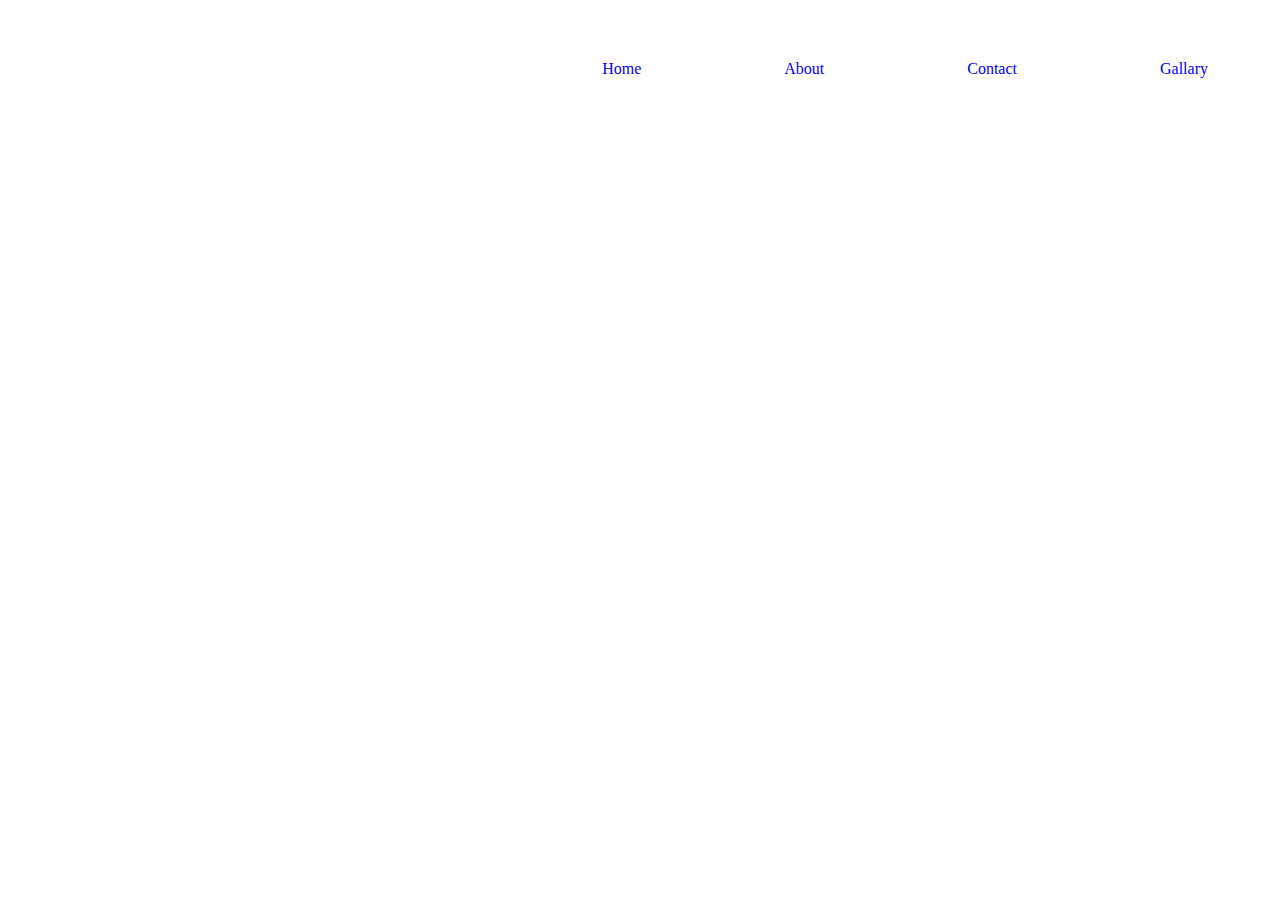
<file: Site 2024/navbar/index.html>
<!DOCTYPE html>
<html lang="en">
<head>
    <meta charset="UTF-8">
    <meta name="viewport" content="width=device-width, initial-scale=1.0">
    <title>navbar</title>
    <link rel="stylesheet" href="style.css">
</head>
<body>
    <div class="container">
        <ul>
            <li><a href="#">Home</a></li>
            <li><a href="#">About</a></li>
            <li><a href="#">Contact</a></li>
            <li><a href="#">Gallary</a></li>
        </ul>
    </div>
</body>
</html>
</file>
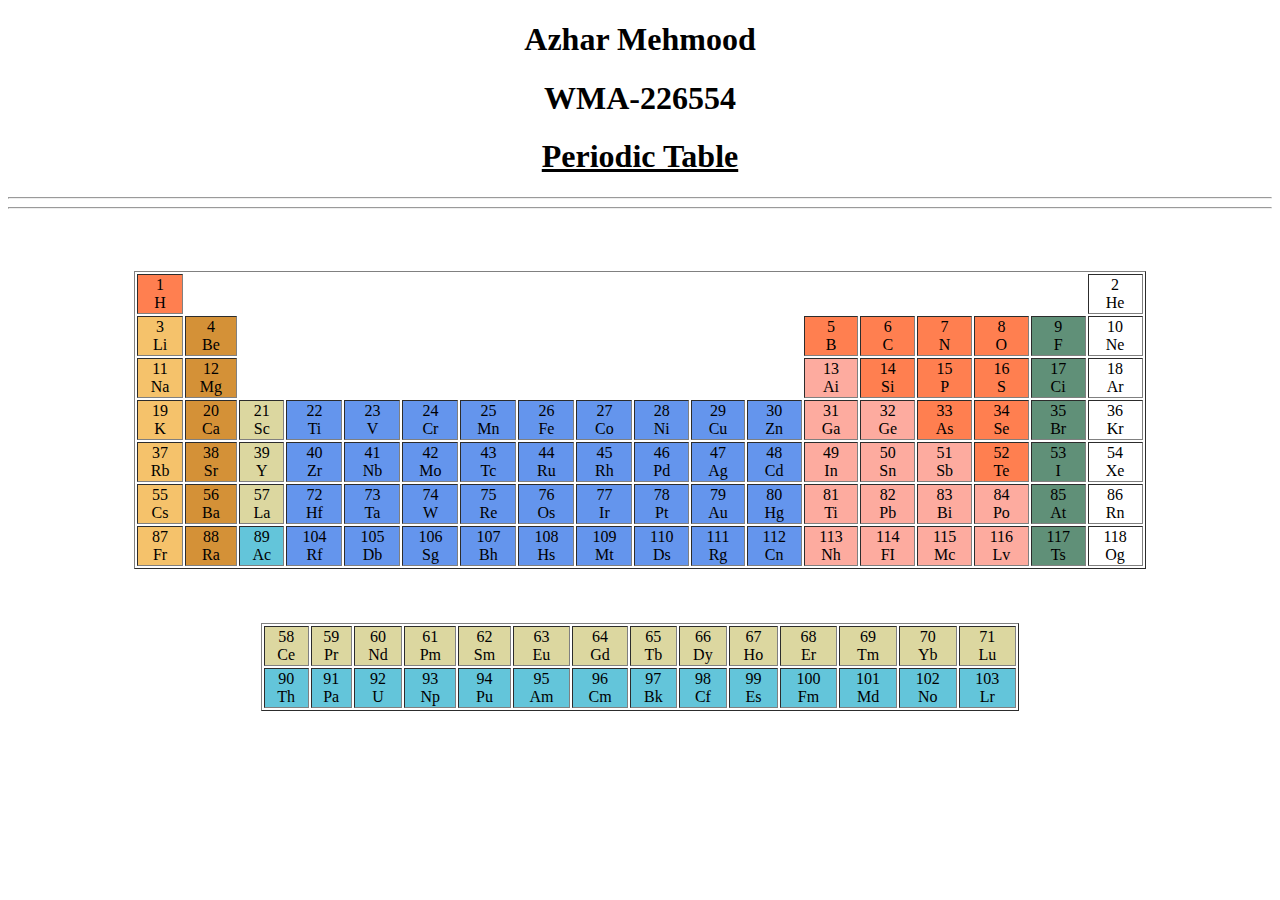
<file: Site 2024/periodic table/index.html>
<!DOCTYPE html>
<html lang="en">

<head>
    <meta charset="UTF-8">
    <meta name="viewport" content="width=device-width, initial-scale=1.0">
    <title>Periodic Table</title>
</head>

<body>
    <h1 align="center">Azhar Mehmood</h1>
    <h1 align="center">WMA-226554</h1>
    <h1 align="center"><u> Periodic Table</u></h1>
    <hr> <hr><br><br><br>
   
   <!-- Start Table -->

   <table  border="1" width="80%" align="center" >
        
        <tr align="center">
            <td bgcolor=" #FF7F50">1<br>H</td>
            <td style="empty-cells: hide;" colspan="16"></td>
            <td>2<br>He</td>
        
    
        </tr>

        <tr align="center">
            <td bgcolor="#f5c26b">3<br>Li</td>
            <td bgcolor="#d49137">4<br>Be</td>
            <td style="empty-cells: hide;" colspan="10"></td>
            
            <td bgcolor=" #FF7F50">5<br>B</td>
            <td bgcolor=" #FF7F50">6<br>C</td>
            <td bgcolor=" #FF7F50">7<br>N</td>
            <td bgcolor=" #FF7F50">8<br>O</td>
            <td bgcolor="#609078">9<br>F</td>
            <td>10<br>Ne</td>
           
        </tr>

        <tr align="center">
            <td bgcolor="#f5c26b">11<br>Na</td>
            <td bgcolor="#d49137" >12<br>Mg</td>
            <td style="empty-cells: hide;" colspan="10"></td>
            <td bgcolor="#FDAB9F">13<br>Ai</td>
            <td bgcolor=" #FF7F50">14<br>Si</td>
            <td bgcolor=" #FF7F50">15<br>P</td>
            <td bgcolor=" #FF7F50">16<br>S</td>
            <td bgcolor="#609078">17<br>Ci</td>
            <td>18<br>Ar</td>
           
        </tr>

        <tr align="center">
            <td bgcolor="#f5c26b">19<br>K</td>
            <td bgcolor="#d49137">20<br>Ca</td>
            <td bgcolor=" #DCD7A0">21<br>Sc</td>
            <td bgcolor="#6495ED">22<br>Ti</td>
            <td bgcolor="#6495ED">23<br>V</td>
            <td bgcolor="#6495ED">24<br>Cr</td>
            <td bgcolor="#6495ED">25<br>Mn</td>
            <td bgcolor="#6495ED">26<br>Fe</td>
            <td bgcolor="#6495ED">27<br>Co</td>
            <td bgcolor="#6495ED">28<br>Ni</td>
            <td bgcolor="#6495ED">29<br>Cu</td>
            <td bgcolor="#6495ED">30<br>Zn</td>
            <td bgcolor="#FDAB9F">31<br>Ga</td>
            <td bgcolor="#FDAB9F">32<br>Ge</td>
            <td bgcolor=" #FF7F50">33<br>As</td>
            <td bgcolor=" #FF7F50">34<br>Se</td>
            <td bgcolor="#609078">35<br>Br</td>
            <td>36<br>Kr</td>
           
        </tr>

        <tr align="center">
            <td bgcolor="#f5c26b">37<br>Rb</td>
            <td bgcolor="#d49137">38<br>Sr</td>
            <td bgcolor=" #DCD7A0">39<br>Y</td>
            <td bgcolor="#6495ED">40<br>Zr</td>
            <td bgcolor="#6495ED">41<br>Nb</td>
            <td bgcolor="#6495ED">42<br>Mo</td>
            <td bgcolor="#6495ED">43<br>Tc</td>
            <td bgcolor="#6495ED">44<br>Ru</td>
            <td bgcolor="#6495ED">45<br>Rh</td>
            <td bgcolor="#6495ED">46<br>Pd</td>
            <td bgcolor="#6495ED">47<br>Ag</td>
            <td bgcolor="#6495ED">48<br>Cd</td>
            <td bgcolor="#FDAB9F">49<br>In</td>
            <td bgcolor="#FDAB9F">50<br>Sn</td>
            <td bgcolor="#FDAB9F">51<br>Sb</td>
            <td bgcolor=" #FF7F50">52<br>Te</td>
            <td bgcolor="#609078">53<br>I</td>
            <td>54<br>Xe</td>
           
        </tr>

        <tr align="center">
            <td bgcolor="#f5c26b">55<br>Cs</td>
            <td bgcolor="#d49137">56<br>Ba</td>
            <td bgcolor=" #DCD7A0">57<br>La</td>
            <td bgcolor="#6495ED">72<br>Hf</td>
            <td bgcolor="#6495ED">73<br>Ta</td>
            <td bgcolor="#6495ED">74<br>W</td>
            <td bgcolor="#6495ED">75<br>Re</td>
            <td bgcolor="#6495ED">76<br>Os</td>
            <td bgcolor="#6495ED">77<br>Ir</td>
            <td bgcolor="#6495ED">78<br>Pt</td>
            <td bgcolor="#6495ED">79<br>Au</td>
            <td bgcolor="#6495ED"> 80<br>Hg</td>
            <td bgcolor="#FDAB9F">81<br>Ti</td>
            <td bgcolor="#FDAB9F">82<br>Pb</td>
            <td bgcolor="#FDAB9F">83<br>Bi</td>
            <td bgcolor="#FDAB9F">84<br>Po</td>
            <td bgcolor="#609078">85<br>At</td>
            <td>86<br>Rn</td>
           
        </tr>

      
        <tr align="center" >
            <td bgcolor="#f5c26b" >87<br>Fr</td>
            <td bgcolor="#d49137">88<br>Ra</td>
            <td bgcolor=" #63C5DA">89<br>Ac</td>
            <td bgcolor="#6495ED">104<br>Rf</td>
            <td bgcolor="#6495ED">105<br>Db</td>
            <td bgcolor="#6495ED">106<br>Sg</td>
            <td bgcolor="#6495ED">107<br>Bh</td>
            <td bgcolor="#6495ED">108<br>Hs</td>
            <td bgcolor="#6495ED">109<br>Mt</td>
            <td bgcolor="#6495ED">110<br>Ds</td>
            <td bgcolor="#6495ED">111<br>Rg</td>
            <td bgcolor="#6495ED">112<br>Cn</td>
            <td bgcolor="#FDAB9F">113<br>Nh</td>
            <td bgcolor="#FDAB9F">114<br>FI</td>
            <td bgcolor="#FDAB9F">115<br>Mc</td>
            <td bgcolor="#FDAB9F">116<br>Lv</td>
            <td bgcolor="#609078">117<br>Ts</td>
            <td>118<br>Og</td>
           
        </tr> 

</table><br><br><br>


<table border="" align="center" width="60%">
        <tr align="center" >
            <td bgcolor=" #DCD7A0" >58<br>Ce</td>
            <td bgcolor=" #DCD7A0">59<br>Pr</td>
            <td bgcolor=" #DCD7A0">60<br>Nd</td>
            <td bgcolor=" #DCD7A0">61<br>Pm</td>
            <td bgcolor=" #DCD7A0">62<br>Sm</td>
            <td bgcolor="#DCD7A0">63<br>Eu</td>
            <td bgcolor="#DCD7A0">64<br>Gd</td>
            <td bgcolor="#DCD7A0">65<br>Tb</td>
            <td bgcolor="#DCD7A0">66<br>Dy</td>
            <td bgcolor="#DCD7A0">67<br>Ho</td>
            <td bgcolor="#DCD7A0">68<br>Er</td>
            <td bgcolor="#DCD7A0">69<br>Tm</td>
            <td bgcolor="#DCD7A0">70<br>Yb</td>
            <td bgcolor="#DCD7A0">71<br>Lu</td>
          </tr>

          <tr align="center" >
            <td bgcolor="#63C5DA" >90<br>Th</td>
            <td bgcolor="#63C5DA">91<br>Pa</td>
            <td bgcolor=" #63C5DA">92<br>U</td>
            <td bgcolor="#63C5DA">93<br>Np</td>
            <td bgcolor="#63C5DA">94<br>Pu</td>
            <td bgcolor="#63C5DA">95<br>Am</td>
            <td bgcolor="#63C5DA">96<br>Cm</td>
            <td bgcolor="#63C5DA">97<br>Bk</td>
            <td bgcolor="#63C5DA">98<br>Cf</td>
            <td bgcolor="#63C5DA">99<br>Es</td>
            <td bgcolor="#63C5DA">100<br>Fm</td>
            <td bgcolor="#63C5DA">101<br>Md</td>
            <td bgcolor="#63C5DA">102<br>No</td>
            <td bgcolor="#63C5DA">103<br>Lr</td>
          </tr>


    </table>
    
</body>

</html>
</file>
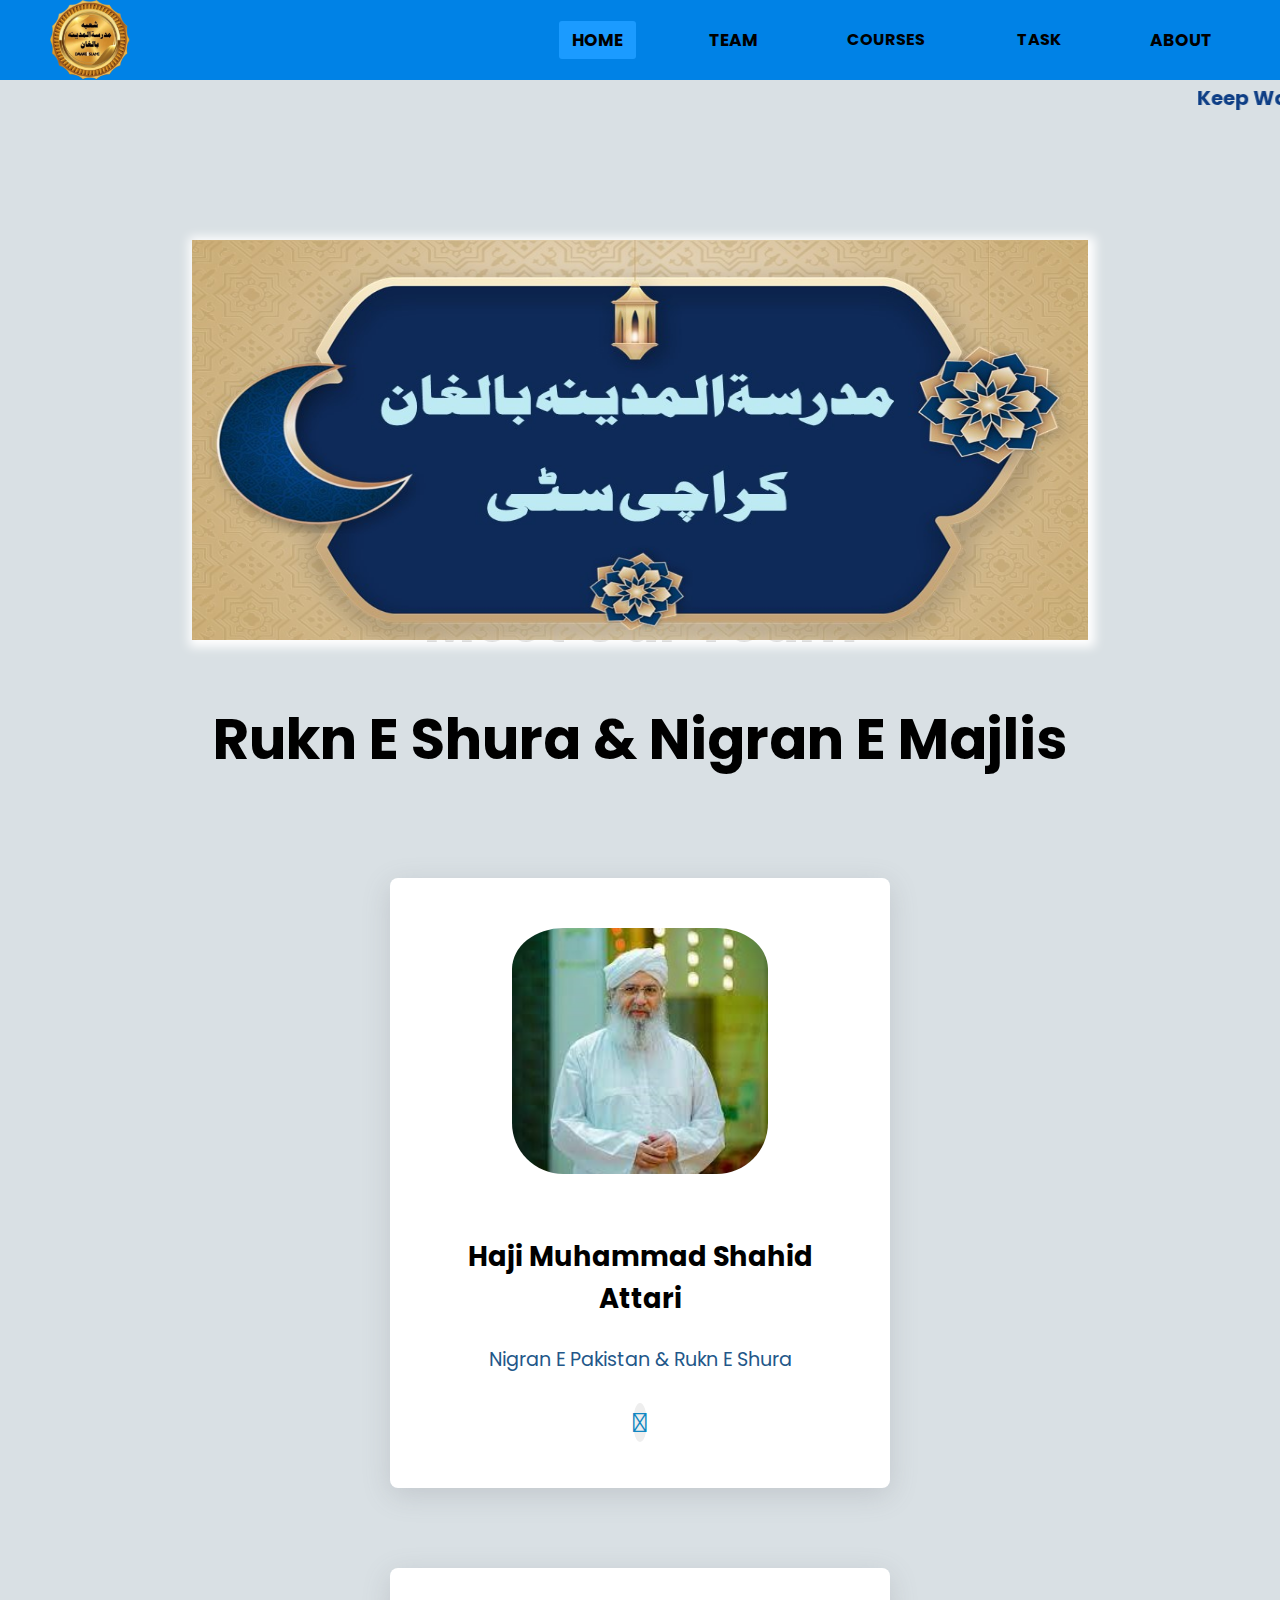
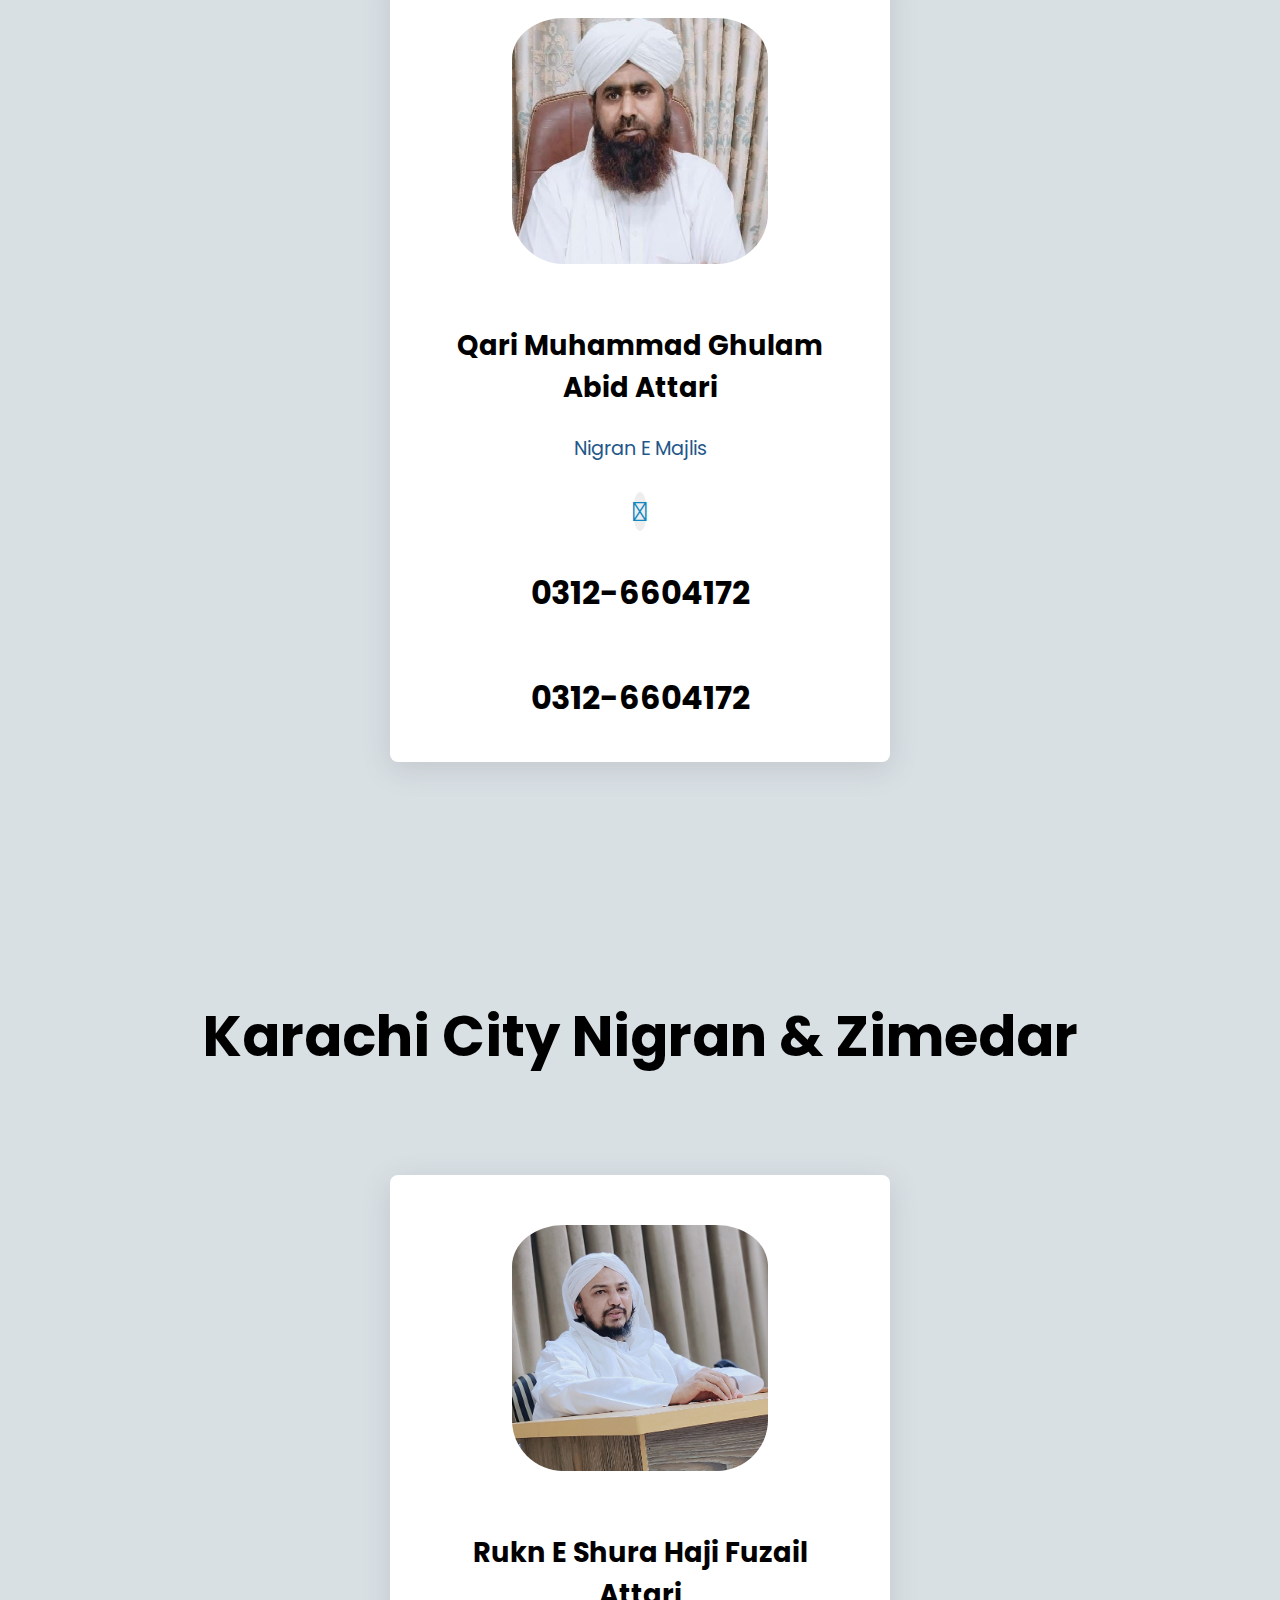
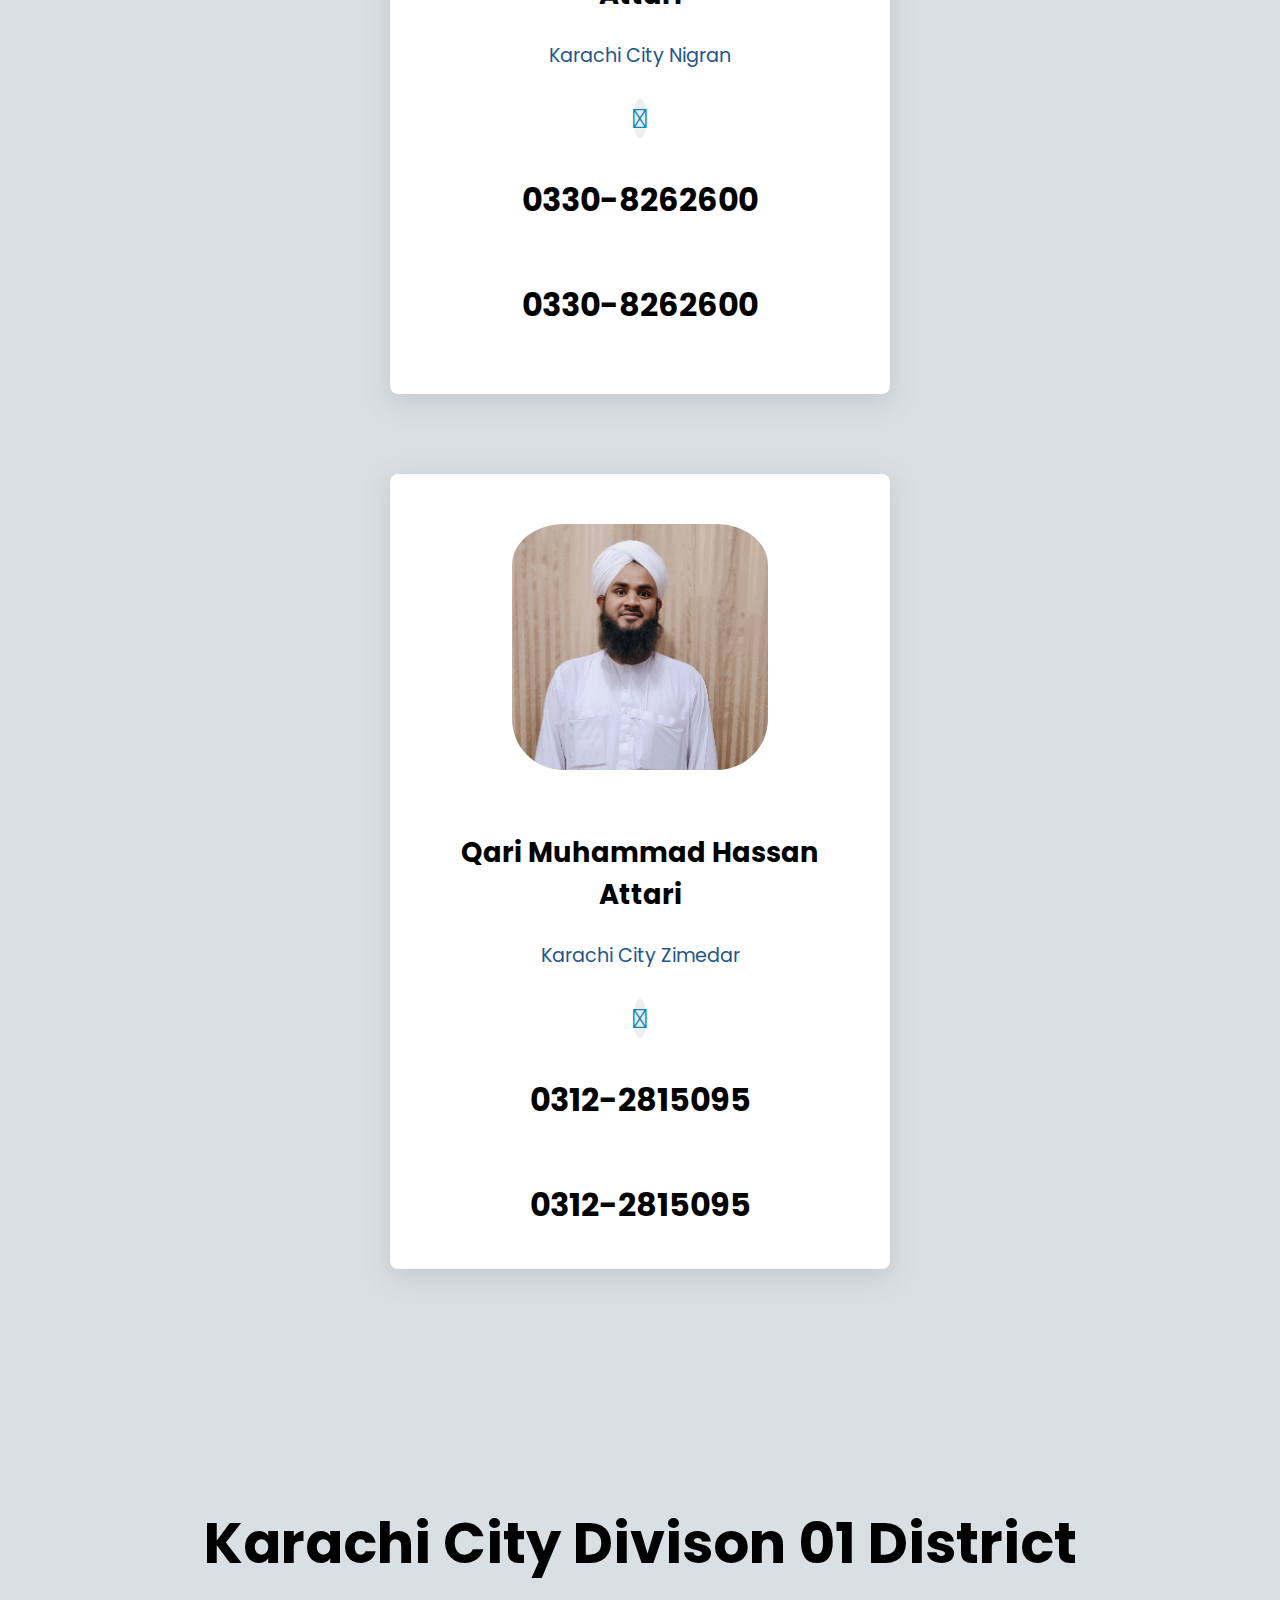
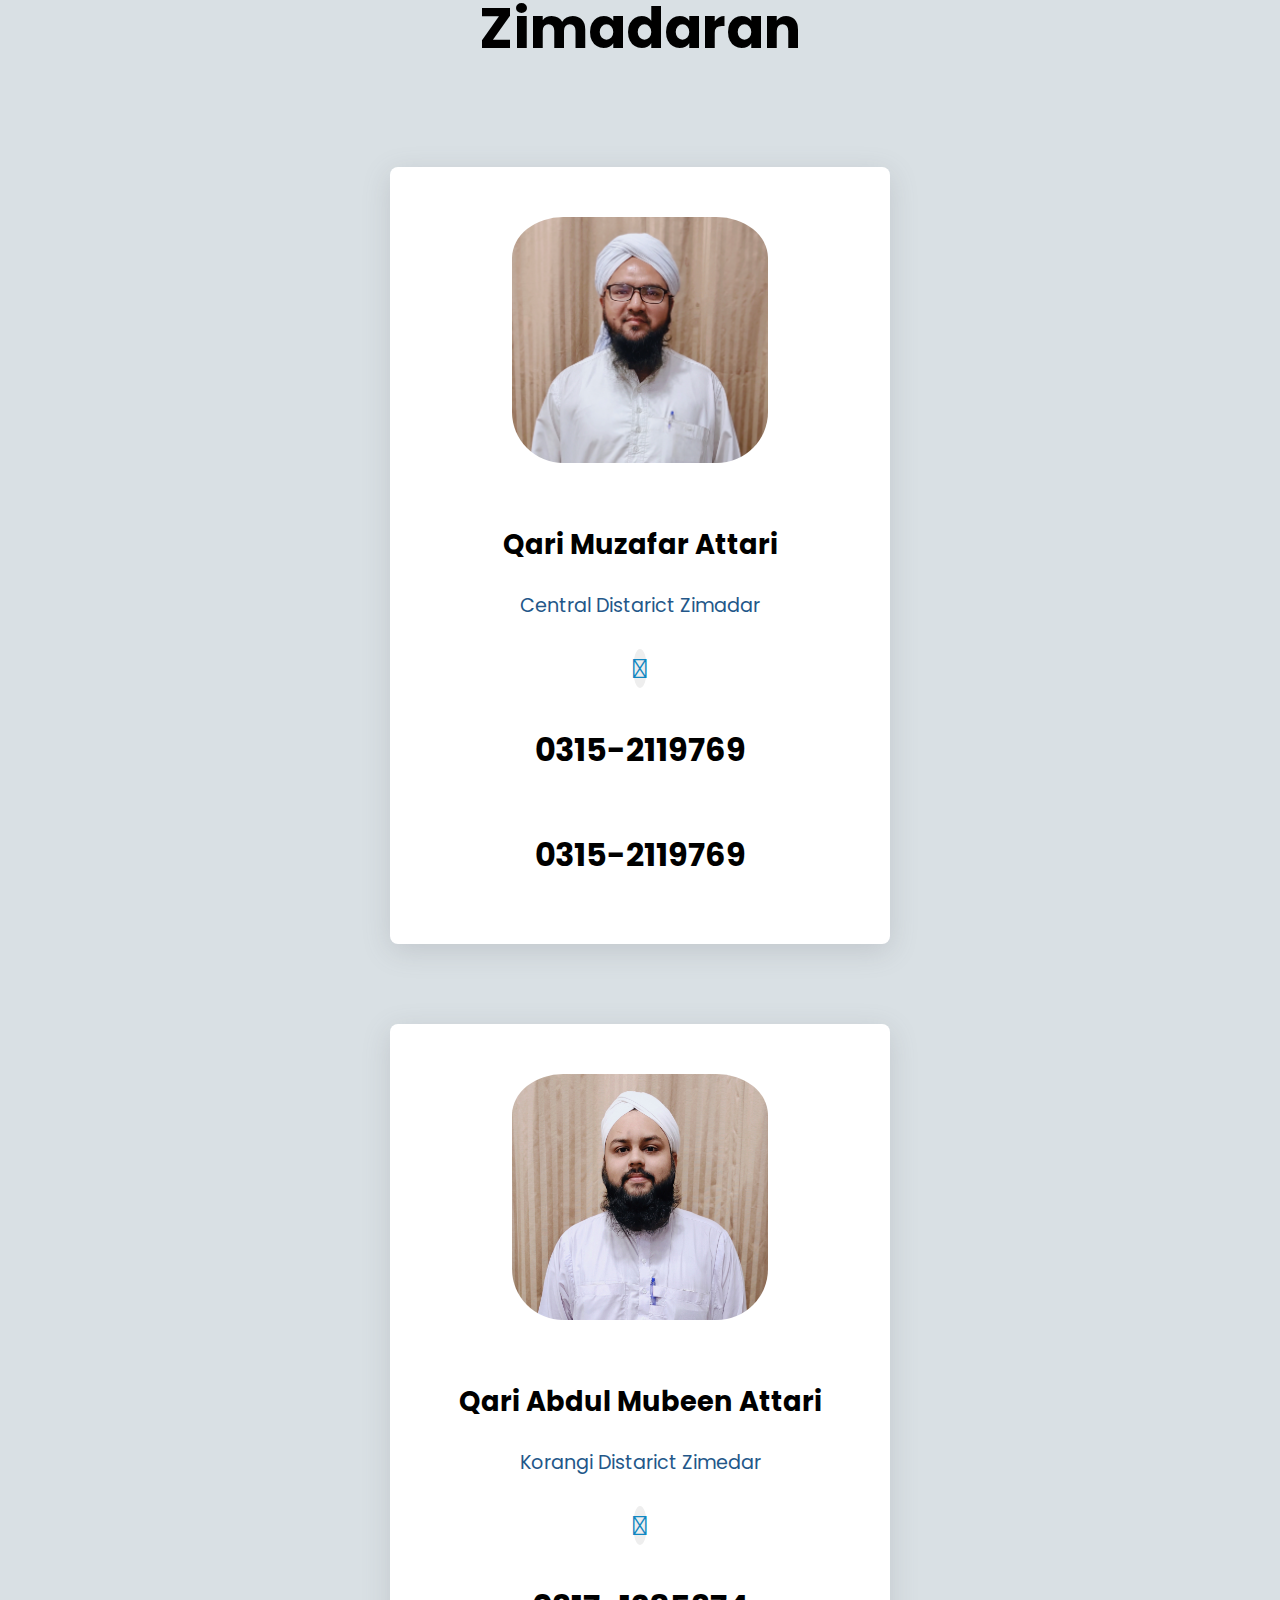
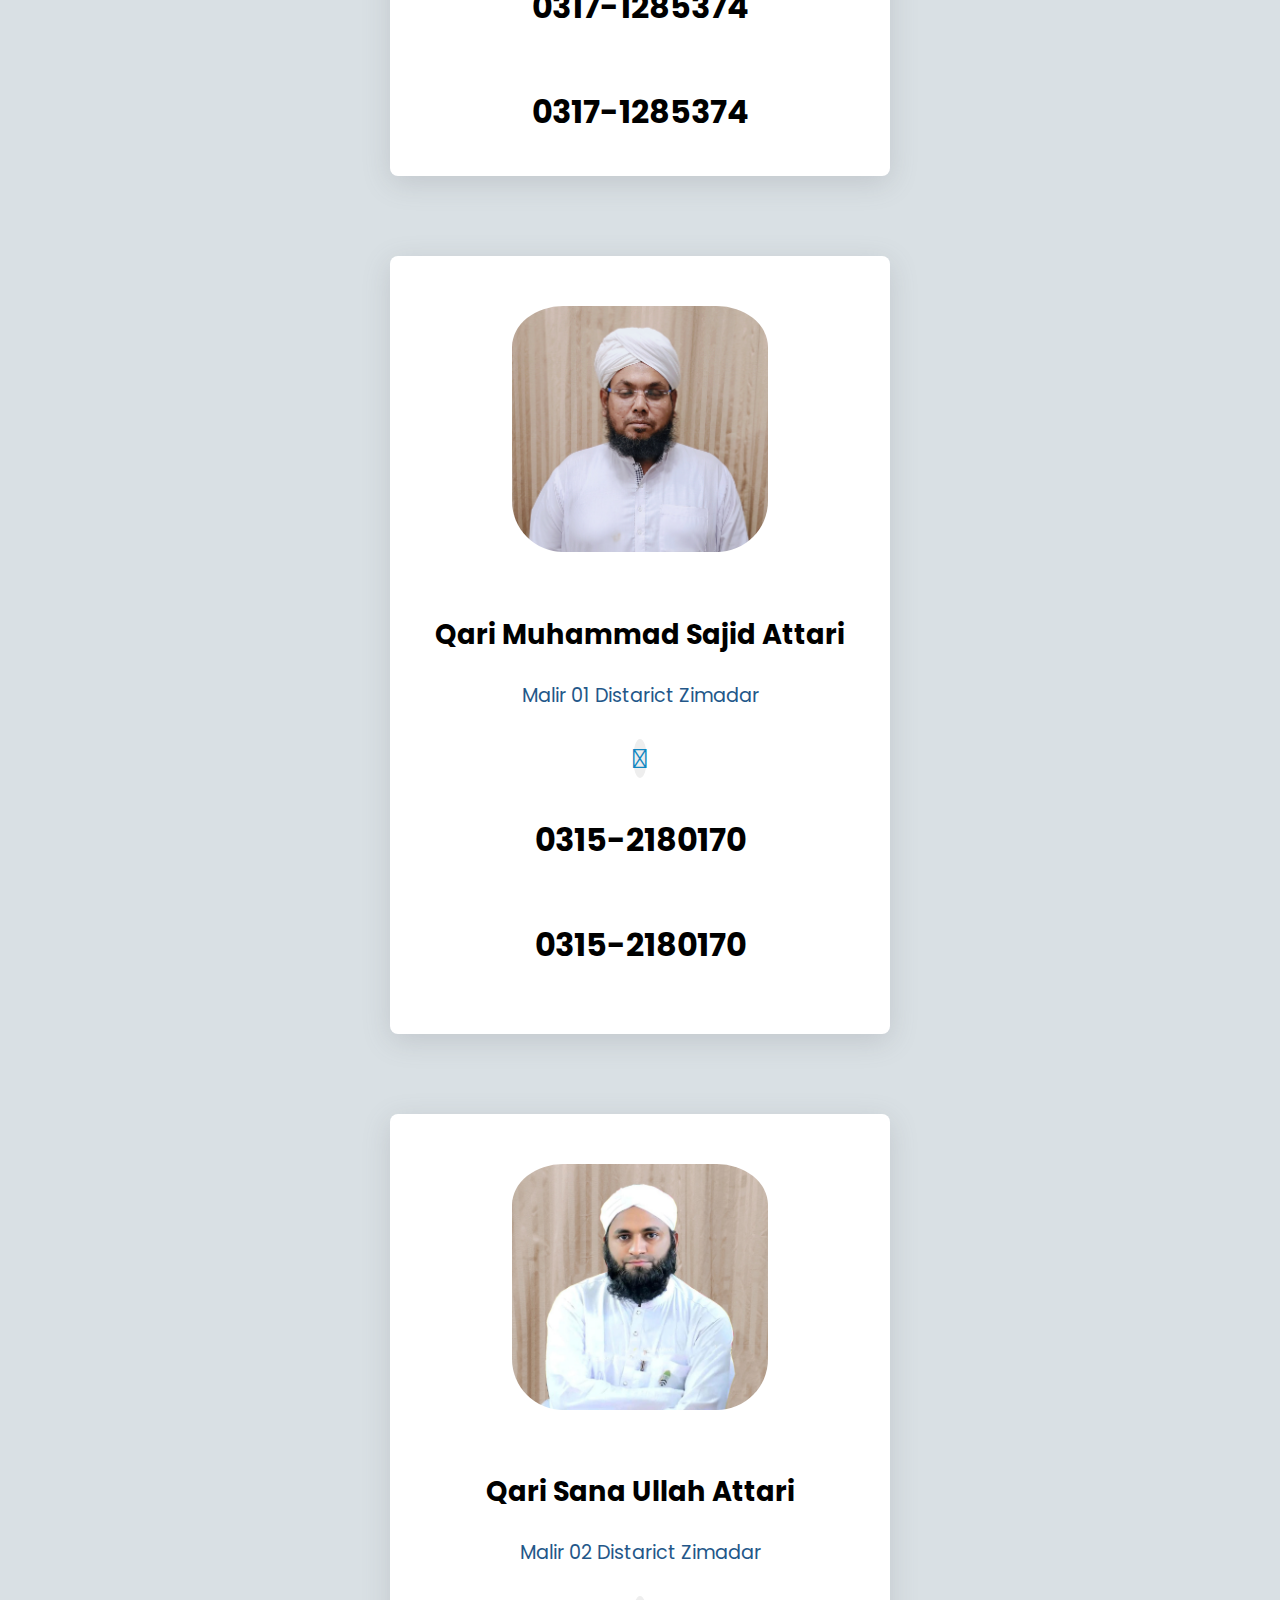
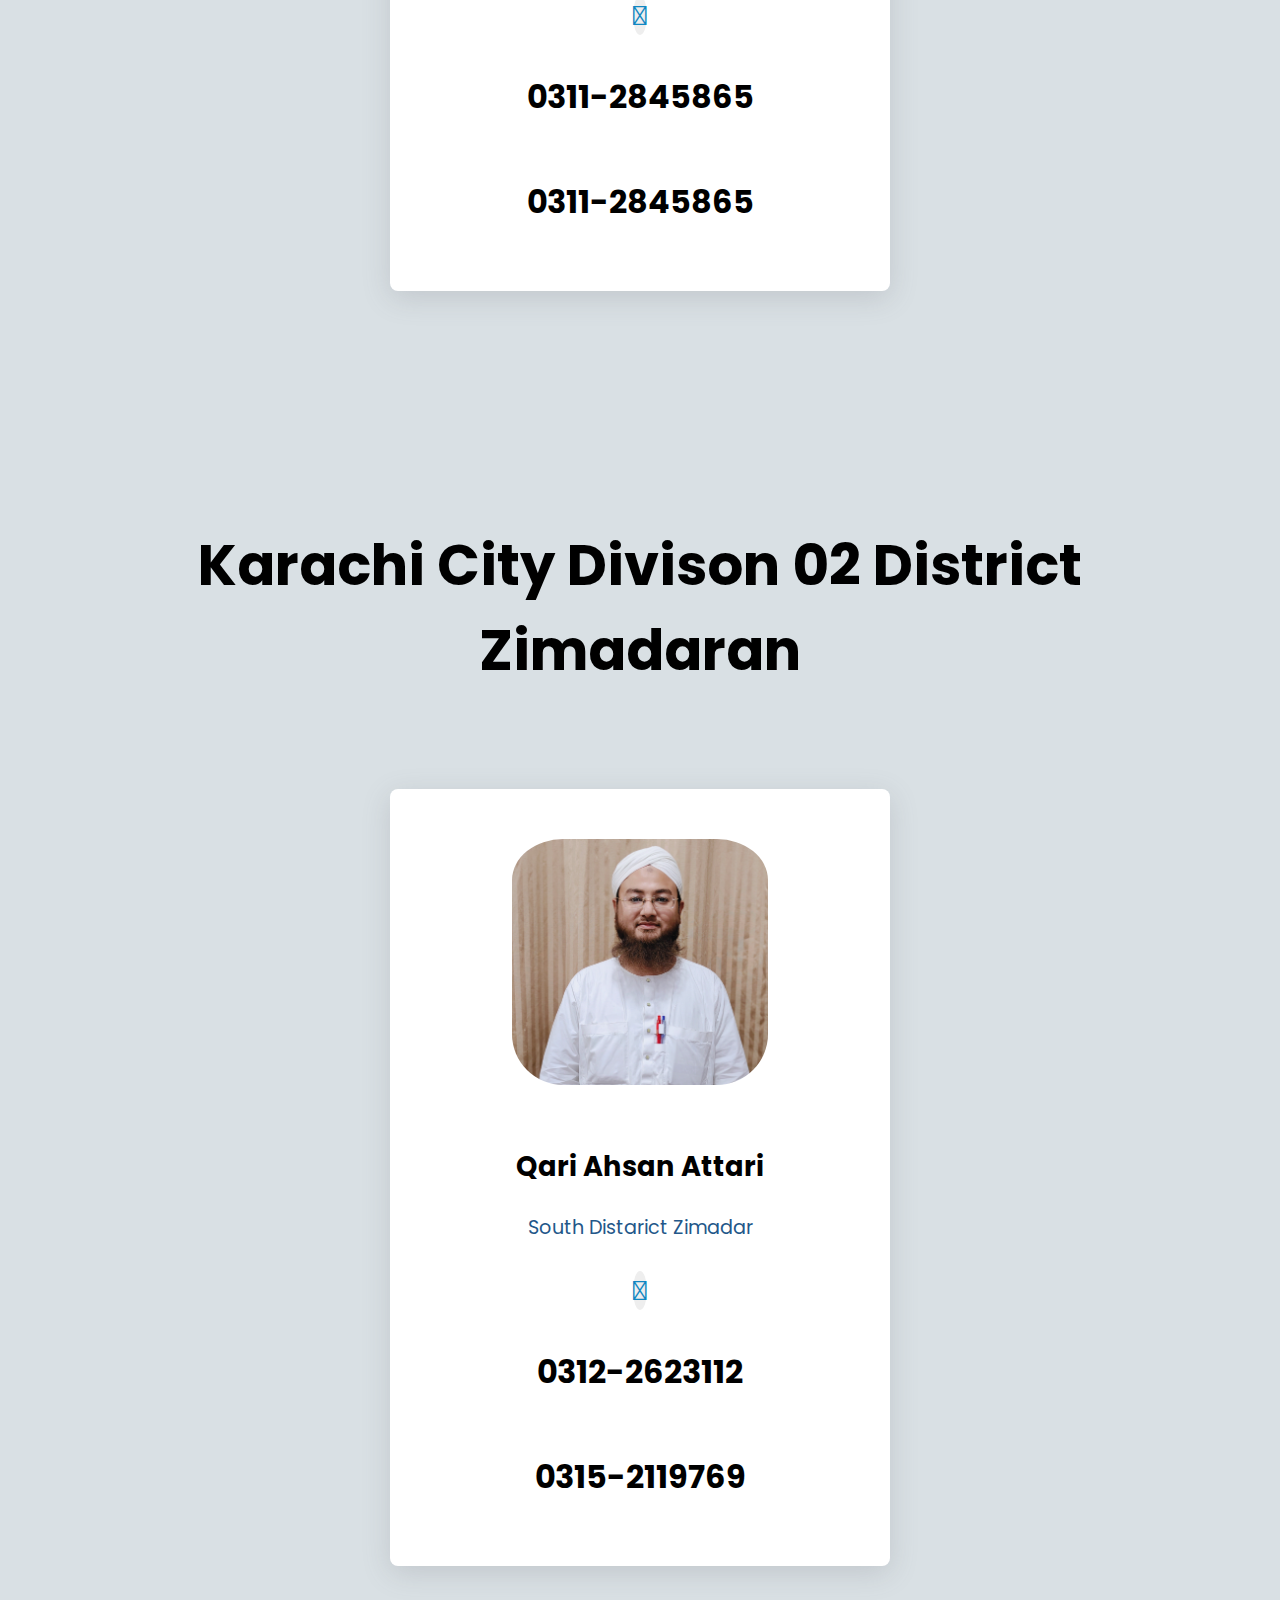
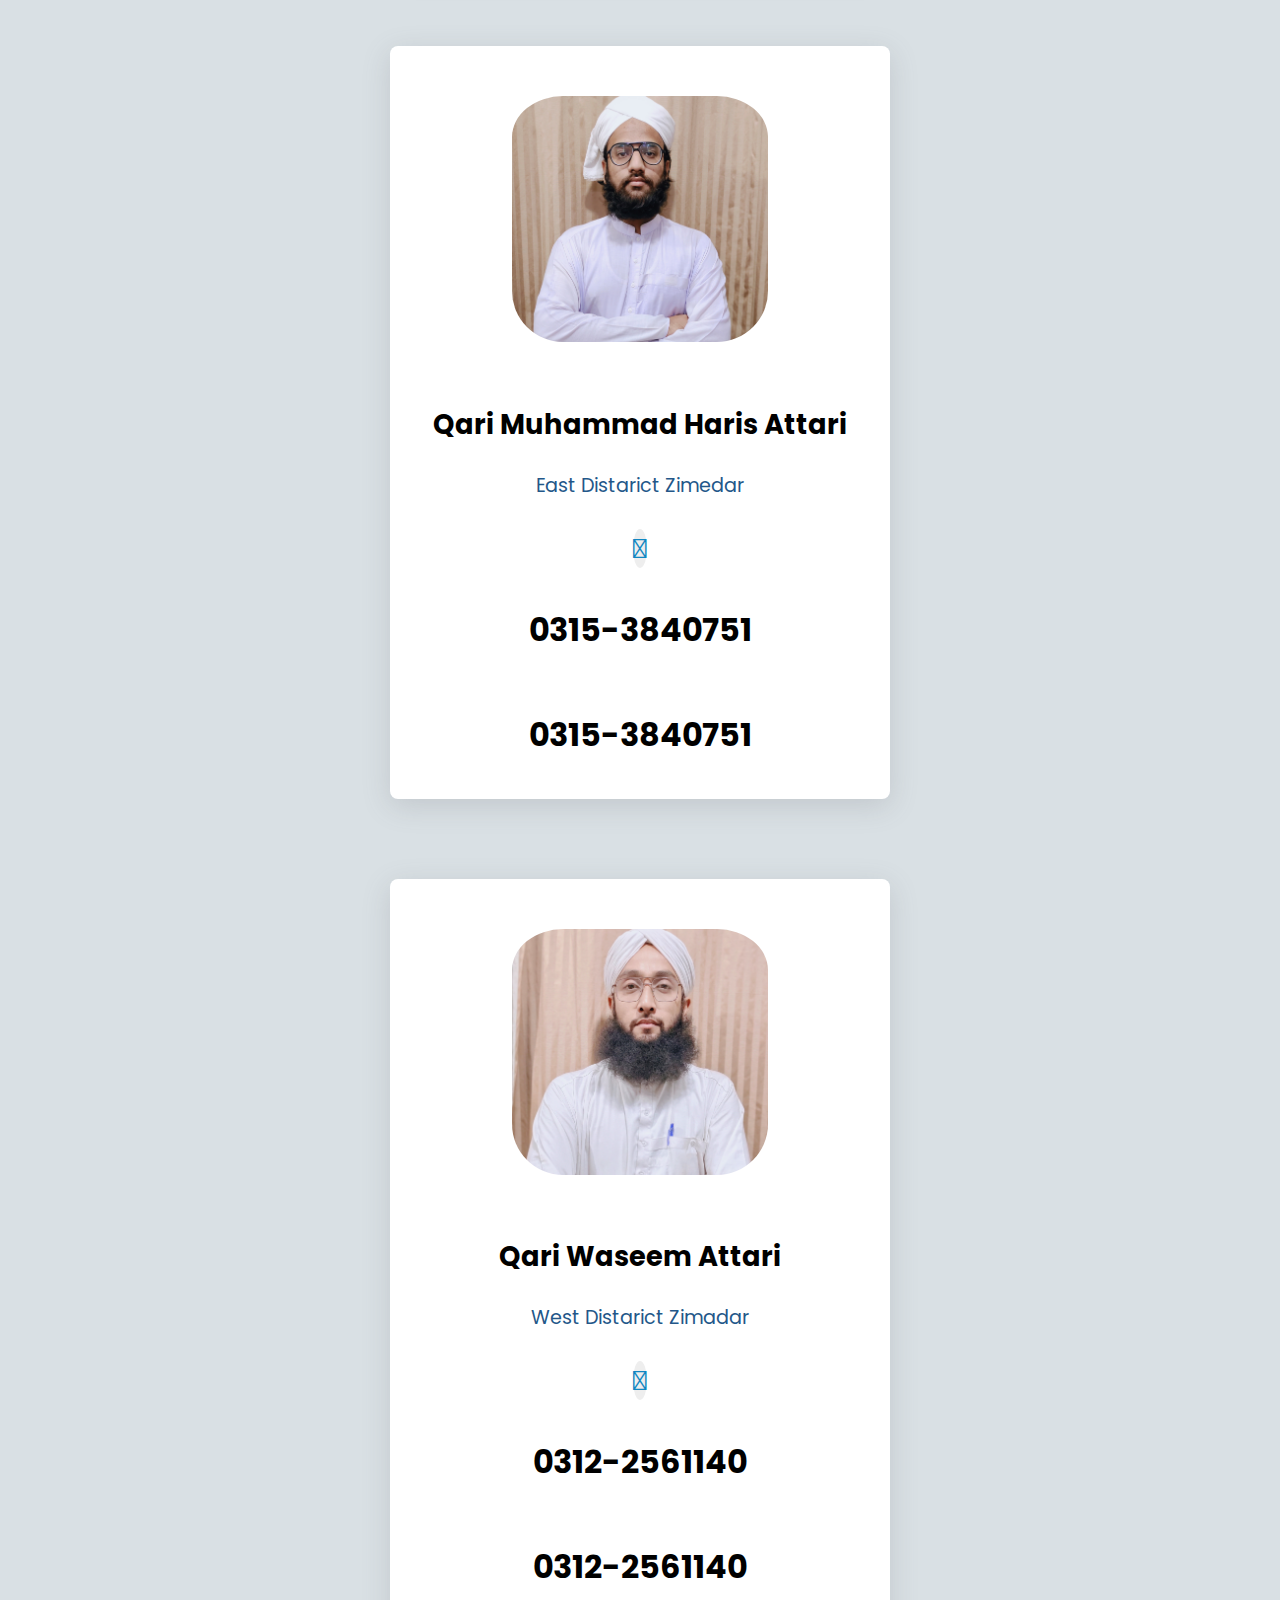
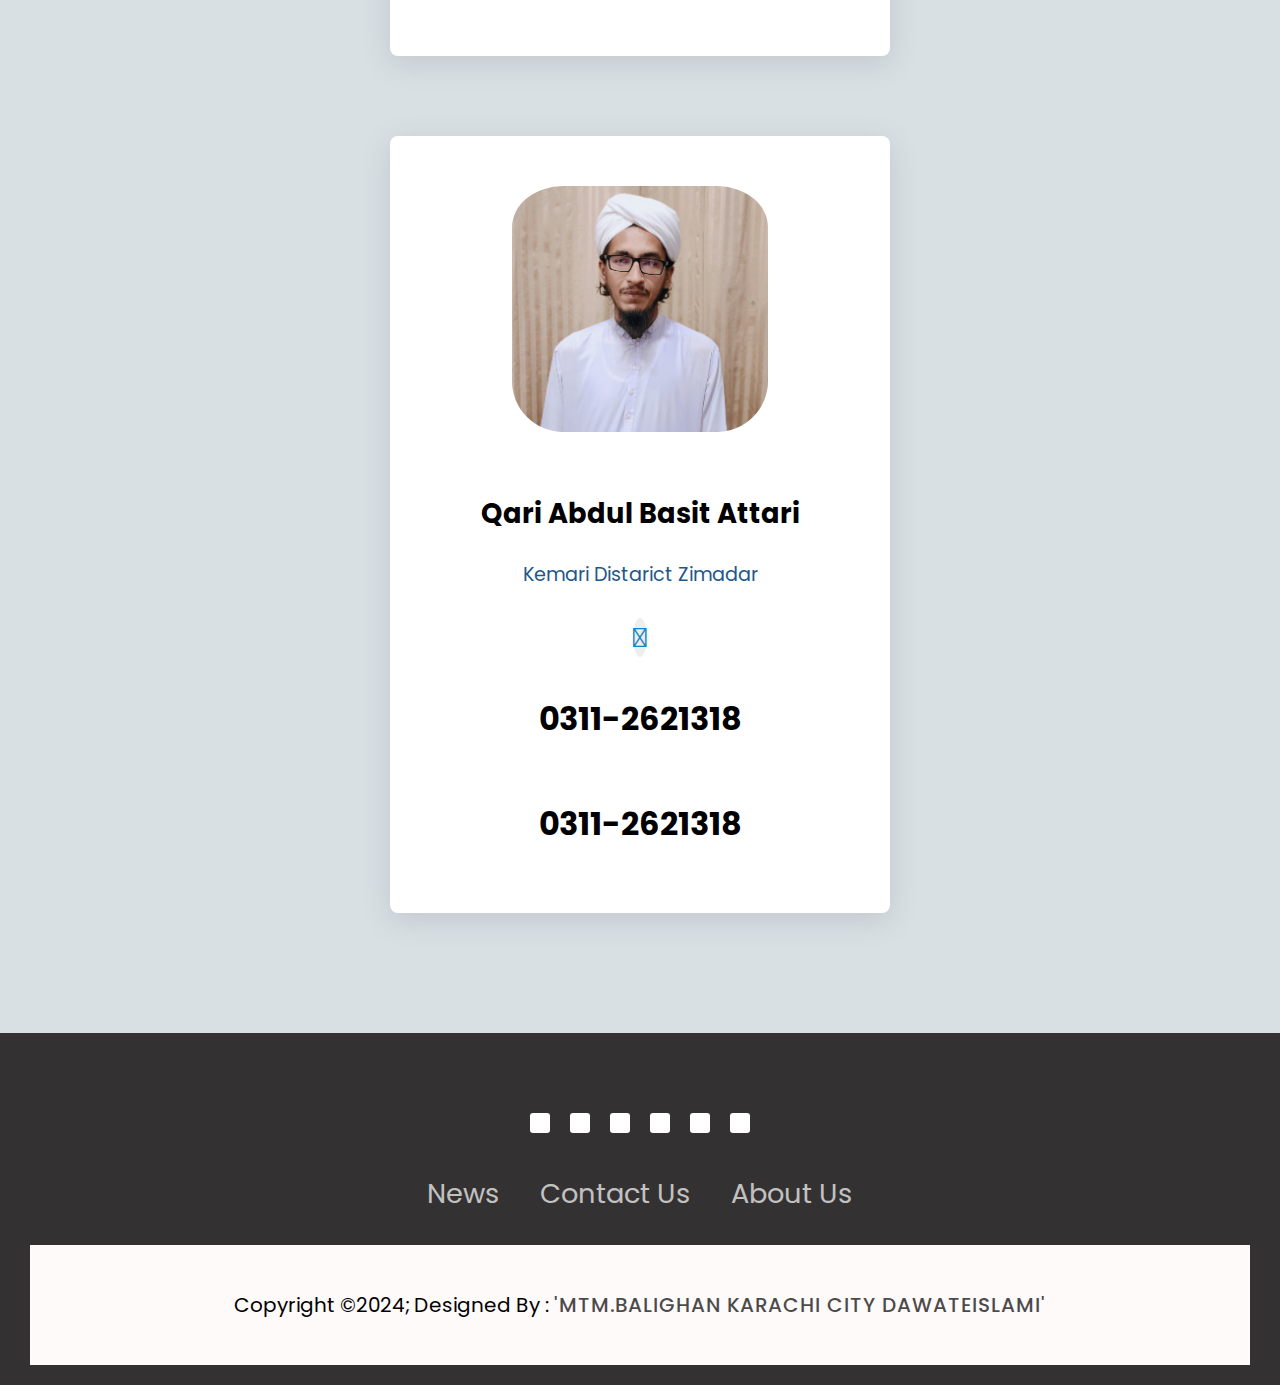
<file: MTM.Adults/team.html>
<!DOCTYPE html>
<html lang="en">

<head>
    <meta charset="UTF-8">
    <meta name="viewport" content="width=device-width, initial-scale=1.0">
    <title>Our Team</title>
    <link rel="stylesheet" href="https://cdnjs.cloudflare.com/ajax/libs/font-awesome/6.5.1/css/all.min.css"
        integrity="sha512-DTOQO9RWCH3ppGqcWaEA1BIZOC6xxalwEsw9c2QQeAIftl+Vegovlnee1c9QX4TctnWMn13TZye+giMm8e2LwA=="
        crossorigin="anonymous" referrerpolicy="no-referrer" />
    <link rel="stylesheet" href="team.css">
    <link rel="stylesheet" href="style.css">
</head>

<body>
  
    <!-- start nav bar -->
    <nav>
        <img class="logo" src="./image/logo.png" alt="logo img">
        <!-- <label class="logo">MTM.Balighan Karachi City</label> -->
        <ul>
            <li><a target="_blank" class="active" href="./Dashdoard.html">Home</a></li>

            <li><a href="./team.html">Team</a></li>

            <div class="dropdown">
                <li><a class="dropbtn" href="#">Courses</a></li>
                <div class="dropdown-content">
                    <a href="#">quran teaching course</a>
                    <a href="#"> nizamat course</a>
                    <a href="#">faizan e namaz course</a>
                </div>
            </div>


            </div>
            <div class="dropdown">
                <li><a a class="dropbtn" href="#"> Task </a></li>
                <div class="dropdown-content">
                    <a href="./Daily works.html">Daily Works</a>
                    <a href="#">Weekly Works</a>
                    <a href="#">Monthly Works</a>
                </div>
            </div>
            <li><a href="#">About</a></li>
        </ul>
    </nav>
    <!-- end navbar -->

    <marquee>Keep Watching Madani channel</marquee>
    <!-- start Team -->
  <!-- start slider -->
  <div class="maindiv"></div>
  <!-- end slider -->

    <section class="team">
        <h1 class="heading-1">Meet Our Team</h1>
        <h1 class="heading">Rukn e Shura & Nigran e Majlis</h1>
        <div class="box-container">
            <div class="box">
                <img src="image/images 0.jfif" alt="">
                <div class="info">
                    <h3>Haji Muhammad Shahid Attari</h3>
                    <p>Nigran e Pakistan & Rukn e shura</p>
                </div>
                <div class="social">
                    <a href="#"><i class="fa">&#xf095; </i></a>

                    <a href="#"><i class="fa-brands fa-whatsapp"></i></a>


                </div>
            </div>
            <div class="box">
                <img src="image/000.jpg" alt="">
                <div class="info">

                    <h3>Qari Muhammad Ghulam Abid Attari</h3>
                    <p>Nigran E Majlis </p>
                </div>
                <div class="social">
                    <a href="#"><i "class=" fa">&#xf095; </i></a>
                    <h1>0312-6604172</h1><br>

                    <a href="#"><i class="fa-brands fa-whatsapp"></i></a>
                    <h1>0312-6604172</h1>
                </div>

            </div>
        </div>
        </div>


    </section>
    <section class="team">

        <h1 class="heading"> Karachi City Nigran & Zimedar</h1>

        <div class="box-container">
            <div class="box">
                <img src="image/haji fuzail.jpg" alt="">
                <div class="info">
                    <h3>Rukn e Shura Haji Fuzail Attari</h3>
                    <p>Karachi City Nigran</p>
                </div>
                <div class="social">
                    <a href="#"><i " class=" fa">&#xf095; </i></a>
                    <h1>0330-8262600</h1><br>
                    <a href="#"><i class="fa-brands fa-whatsapp"></i></a>
                    <h1>0330-8262600</h1><br>

                </div>
            </div>
            <div class="box">
                <img src="image/hassan.jpg" alt="">
                <div class="info">

                    <h3>Qari Muhammad Hassan Attari</h3>
                    <p>Karachi City Zimedar</p>
                </div>
                <div class="social">
                    <a href="#"><i " class=" fa">&#xf095; </i></a>
                    <h1>0312-2815095</h1><br>

                    <a href="#"><i class="fa-brands fa-whatsapp"></i></a>
                    <h1>0312-2815095</h1>
                </div>

            </div>
        </div>
        </div>


    </section>

    </section>
    <section class="team">

        <h1 class="heading"> Karachi City Divison 01 District Zimadaran </h1>

        <div class="box-container">
            <div class="box">
                <img src="image/muzafar bhai.jpg" alt="">
                <div class="info">
                    <h3>qari Muzafar Attari</h3>
                    <p>central Distarict zimadar</p>
                </div>
                <div class="social">
                    <a href="#"><i " class=" fa">&#xf095; </i></a>
                    <h1>0315-2119769</h1><br>
                    <a href="#"><i class="fa-brands fa-whatsapp"></i></a>
                    <h1>0315-2119769</h1><br>

                </div>
            </div>
            <div class="box">
                <img src="image/mubeen bhai.jpg" alt="">
                <div class="info">

                    <h3>Qari Abdul mubeen Attari</h3>
                    <p>korangi Distarict Zimedar</p>
                </div>
                <div class="social">
                    <a href="#"><i " class=" fa">&#xf095; </i></a>
                    <h1>0317-1285374</h1><br>

                    <a href="#"><i class="fa-brands fa-whatsapp"></i></a>
                    <h1>0317-1285374</h1>
                </div>

            </div>
            <div class="box">
                <img src="image/sajid bhai.jpg" alt="">
                <div class="info">
                    <h3>qari Muhammad sajid Attari</h3>
                    <p>malir 01 distarict zimadar</p>
                </div>
                <div class="social">
                    <a href="#"><i " class=" fa">&#xf095; </i></a>
                    <h1>0315-2180170</h1><br>
                    <a href="#"><i class="fa-brands fa-whatsapp"></i></a>
                    <h1>0315-2180170</h1><br>

                </div>
            </div>
            <div class="box">
                <img src="image/sana ullah bhai.jfif" alt="">
                <div class="info">
                    <h3>qari sana ullah Attari</h3>
                    <p>malir 02 distarict zimadar</p>
                </div>
                <div class="social">
                    <a href="#"><i " class=" fa">&#xf095; </i></a>
                    <h1>0311-2845865</h1><br>
                    <a href="#"><i class="fa-brands fa-whatsapp"></i></a>
                    <h1>0311-2845865</h1><br>

                </div>
            </div>
        </div>

        </div>



    </section>

    <section class="team">

        <h1 class="heading"> Karachi City Divison 02 District Zimadaran </h1>

        <div class="box-container">
            <div class="box">
                <img src="image/ahsan bhai.jpg" alt="">
                <div class="info">
                    <h3>qari Ahsan Attari</h3>
                    <p>south Distarict zimadar</p>
                </div>
                <div class="social">
                    <a href="#"><i " class=" fa">&#xf095; </i></a>
                    <h1>0312-2623112</h1><br>
                    <a href="#"><i class="fa-brands fa-whatsapp"></i></a>
                    <h1>0315-2119769</h1><br>

                </div>
            </div>
            <div class="box">
                <img src="image/haris.jpg" alt="">
                <div class="info">

                    <h3>Qari Muhammad Haris Attari</h3>
                    <p>east Distarict Zimedar</p>
                </div>
                <div class="social">
                    <a href="#"><i " class=" fa">&#xf095; </i></a>
                    <h1>0315-3840751</h1><br>

                    <a href="#"><i class="fa-brands fa-whatsapp"></i></a>
                    <h1>0315-3840751</h1>
                </div>

            </div>
            <div class="box">
                <img src="image/waseem bhai.jpg" alt="">
                <div class="info">
                    <h3>qari waseem Attari</h3>
                    <p>west distarict zimadar</p>
                </div>
                <div class="social">
                    <a href="#"><i " class=" fa">&#xf095; </i></a>
                    <h1>0312-2561140</h1><br>
                    <a href="#"><i class="fa-brands fa-whatsapp"></i></a>
                    <h1>0312-2561140</h1><br>

                </div>
            </div>
            <div class="box">
                <img src="image/basit.jpg" alt="">
                <div class="info">
                    <h3>qari Abdul Basit Attari</h3>
                    <p>kemari distarict zimadar</p>
                </div>
                <div class="social">
                    <a href="#"><i " class=" fa">&#xf095; </i></a>
                    <h1>0311-2621318</h1><br>
                    <a href="#"><i class="fa-brands fa-whatsapp"></i></a>
                    <h1>0311-2621318</h1><br>

                </div>
            </div>
        </div>

        </div>



    </section>

    <div class="mainfooter">
        <div class="social-icon">
            <a href="#"><i class="fa-brands fa-facebook"></i></a>
            <a href="#"><i class="fa-brands fa-instagram"></i></a>
            <a href="#"><i class="fa-brands fa-twitter"></i></a>
            <a href="#"><i class="fa-brands fa-google-plus"></i></a>
            <a href="#"><i class="fa-brands fa-youtube"></i></a>
            <a href="#"><i class="fa-brands fa-whatsapp"></i></a>
        </div>
        <div class="footernav">
            <ul>
                <li><a href="#">News </a></li>
                <li><a href="#">Contact Us </a></li>
                <li><a href="#">About Us </a></li>
            </ul>
        </div>
        <div class="footerbottom">
            <p>Copyright &copy;2024; Designed by : <span class="designer">'MTM.BALIGHAN Karachi CITY Dawateislami'

                </span></p>
        </div>
    </div>



</body>

</html>
</file>
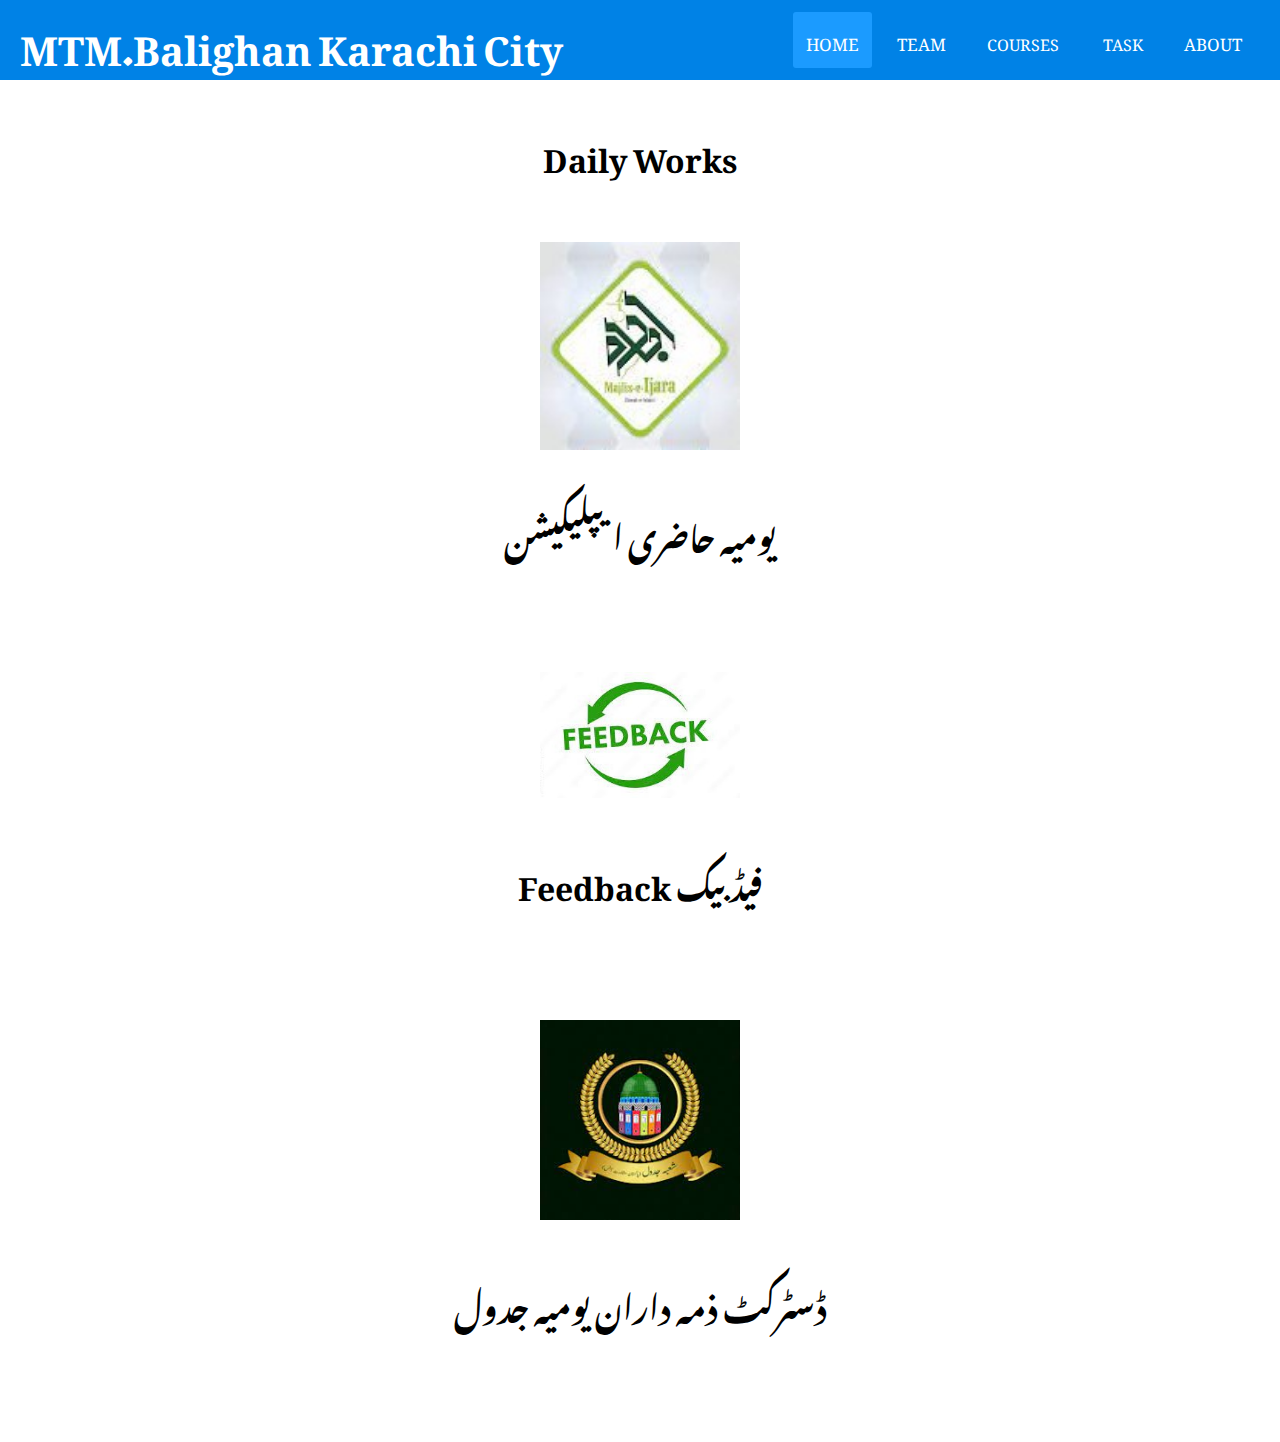
<file: Site 2024/Daily works.html>
<!DOCTYPE html>
<html lang="en">

<head>
    <meta charset="UTF-8">
    <meta name="viewport" content="width=device-width, initial-scale=1.0">
    <title>Daily Works</title>
    <link rel="stylesheet" href="style.css">
</head>

<body>
    <nav>
        <label class="logo">MTM.Balighan Karachi City</label>
        <ul>
            <li><a target="_blank" class="active" href="./Dashdoard.html">Home</a></li>

            <li><a href="./team.html">Team</a></li>

            <div class="dropdown">
                <li><a class="dropbtn" href="#">Courses</a></li>
                <div class="dropdown-content">
                    <a href="#">quran teaching course</a>
                    <a href="#"> nizamat course</a>
                    <a href="#">faizan e namaz course</a>
                </div>
            </div>
            <div class="dropdown">
            <li><a a class="dropbtn" href="#"> Task </a></li>
            <div class="dropdown-content">
                <a href="./Daily works.html">Daily Works</a>
                <a href="./weekly.html">Weekly Works</a>
                <a href="#">Monthly Works</a>
            </div>
        </div>
            
            <li><a href="#">About</a></li>
        </ul>
    </nav>
 
    <h1 class="heading">Daily Works</h1><br><br>
    <a class="app" href="https://ess.dimionline.com/"><img src="./image/ess.jfif" alt="Ess Aplication"></a>
    <h1 class="heading">یومیہ حاضری ایپلیکیشن</h1><br><br><br><br>
    <a class="app" href="https://docs.google.com/forms/d/e/1FAIpQLSeVRjh3WPAwMGL05RZw_Ks3DJ53WyZigtl1KgJXvsK5ygzhcA/viewform"><img src="./image/feedback.jfif" alt="Feedback"></a>
<h1 class="heading">Feedback فیڈ بیک</h1><br><br><br><br>
<a class="app" href="https://bit.ly/Amli_jadwal_District_Zimedar"><img src="./image/jadwal.jfif" alt="Feedback"></a>
<h1 class="heading">ڈسٹرکٹ ذمہ داران یومیہ جدول </h1><br><br><br><br>
 
</body>

</html>
</file>
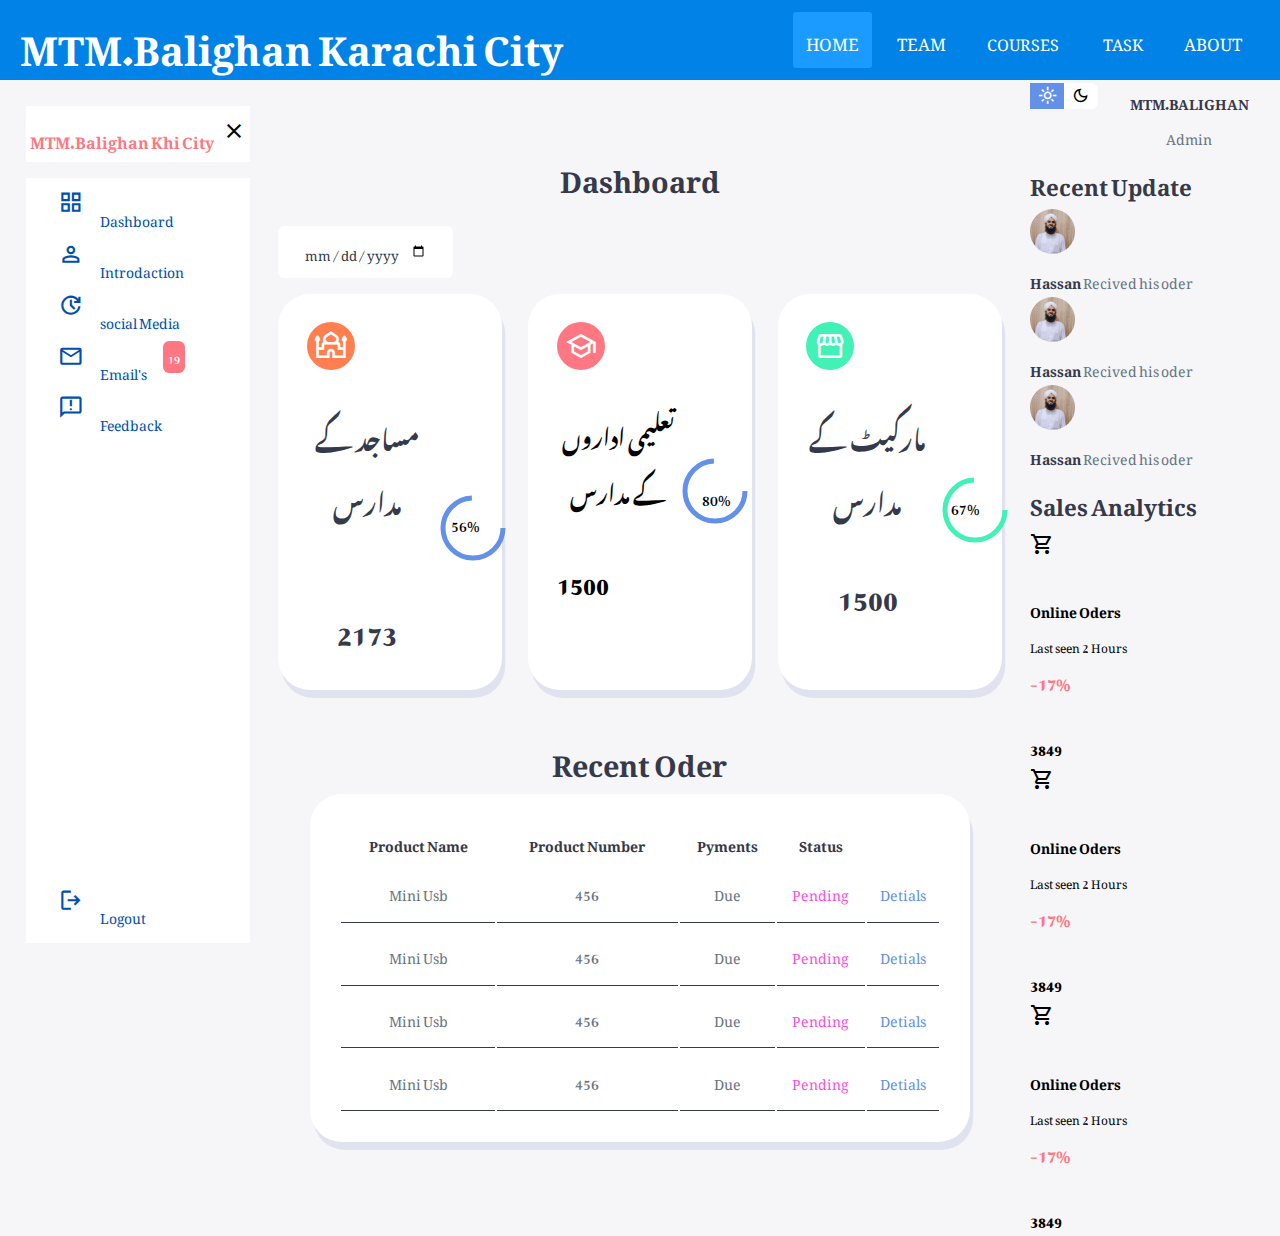
<file: Site 2024/Dashdoard.html>
<!DOCTYPE html>
<html lang="en">
<head>
    <meta charset="UTF-8">
    <meta name="viewport" content="width=device-width, initial-scale=1.0">
    <link rel="stylesheet" href="https://fonts.googleapis.com/css2?family=Material+Symbols+Outlined:opsz,wght,FILL,GRAD@24,400,0,0" />
    <link rel="stylesheet" href="dashboard.css"><link rel="stylesheet" href="style.css">
   
 

    <title>Dashboard</title>
</head>
<body>

   
<nav>
    <label class="logo">MTM.Balighan Karachi City</label>
    <ul>
        <li><a  class="active" href="./Dashdoard.html">Home</a></li>
        
        <li><a href="./team.html">Team</a></li>
        
        <div class="dropdown">
            <li><a  class="dropbtn" href="#">Courses</a></li>
            <div class="dropdown-content">
              <a href="#" align="center">quran teaching course</a>
            
            </div>
          </div>
        </div>
        <div class="dropdown">
        <li><a a class="dropbtn" href="#"> Task </a></li>
        <div class="dropdown-content">
            <a  target="_blank" href="./Daily works.html">Daily Works</a>
            <a target="_blank" href="./weekly.html">Weekly Works</a>
            <a href="#">Monthly Works</a>
        </div>
    </div>
        <li><a href="#">About</a></li>
    </ul>
</nav>
    
    <div class="container">
        <!-- side section start -->
<aside>
   <div class="top">
<div class="logo">
<h2><span class="danger">MTM.Balighan Khi City</span></h2>
</div>
<div class="close">
    <span class="material-symbols-outlined">  close</span>
</div>

</div>
   
   <!-- end top -->
   <div class="sidebar">
    <a  href="./Dashdoard.html" >
        <span class="material-symbols-outlined">  grid_view</span>
        <h3>Dashboard</h3>
    </a>
    <a href="./Introducation.html">
        <span class="material-symbols-outlined">  person_outline</span>
        <h3 >Introdaction</h3>
    </a>
    <a href="#">
        <span class="material-symbols-outlined">  update  </span>
        <h3>social Media</h3>
    </a>
    <a href="mailto:https://mail.google.com/mail/u/0/#inbox" target="_blank">
        <span class="material-symbols-outlined" >  email</span>
        <h3>Email's </h3>
        <span class="msg-count">19</span>
    </a>
    <a href="https://bit.ly/Feedback-MTMKHI"  >
        <span class="material-symbols-outlined">  feedback</span>
        <h3>Feedback</h3>
    </a>
    <!-- <a href="#">
        <span class="material-symbols-outlined">  report_gmailerrorred</span>
        <h3>Reports</h3>
    </a>
    <a href="#">
        <span class="material-symbols-outlined">  settings</span>
        <h3>Setting</h3>
      
    </a>
    <a href="#">
        <span class="material-symbols-outlined">  add</span>
        <h3>Add Product</h3>
    </a> -->
    <a href="#">
        <span class="material-symbols-outlined">  logout</span>
        <h3>Logout</h3>
    </a>

   

   </div>
</aside>
<!-- side section end  -->
<!-- main section start -->
<main>
   <h1>Dashboard</h1>
   <div class="date">
    <input type="date">
   </div>
   <div class="insights">
    <!-- start selling -->
    <div class="sales">
        <span class="material-symbols-outlined">mosque</span>
        <div class="middle">
        <div class="left">
            <h1> مساجد کے مدارس</h1><br>
            <h1>2173</h1>
        </div>
        <div class="progress">
            <svg>
                  <circle r="30" cy="46" cx="46"></circle>
                </svg>
                <div class="number">56%</div>
        </div>
    </div>
    <!-- <small>Last 24 Hours</small> -->
    </div>
    <!-- end selling -->
       <!-- start Expenses -->
       <div class="expenses">
        <span class="material-symbols-outlined">school</span><br>
        <div class="middle">
        <div class="left"><br>
            <h2 align="center ">تعلیمی اداروں کے مدارس</h2><br>
            <h2>1500</h2>
        </div>
        <div class="progress">
            <svg>
                  <circle r="30" cy="36" cx="36"></circle>
                </svg>
                <div class="number">80%</div>
        </div>
    </div>
    <!-- <small>Last 24 Hours</small> -->
    </div>
    <!-- end selling -->
       <!-- start income -->
       <div class="income">
        <span class="material-symbols-outlined">storefront </span>
        <div class="middle">
        <div class="left">
            <h1> مارکیٹ کے مدارس</h1>
            <h1>1500</h1>
        </div>
        <div class="progress">
            <svg>
                <circle r="30" cy="46" cx="46"></circle>
              </svg>
                <div class="number">67%</div>
        </div>
    </div>
    <!-- <small>Last 24 Hours</small> -->
    </div>
    <!-- end selling -->
   </div>
   <!-- end inside -->
   <!-- start recent oder -->
   <div class="recent_oder">
    <h1>Recent Oder</h1>
    <table>
        <thead>
            <tr>
                <th>Product Name</th>
                <th>Product Number</th>
                <th>Pyments</th>
                <th>Status</th>
            </tr>
        </thead>
        
        <tbody>
            <tr>
                <td>Mini Usb</td>
                <td>456</td>
                <td>Due</td>
                <td class="warning">Pending</td>
                <td class="primary">Detials</td>
                
            </tr>
            <tr>
                <td>Mini Usb</td>
                <td>456</td>
                <td>Due</td>
                <td class="warning">Pending</td>
                <td class="primary">Detials</td>
                
            </tr>
            <tr>
                <td>Mini Usb</td>
                <td>456</td>
                <td>Due</td>
                <td class="warning">Pending</td>
                <td class="primary">Detials</td>
                
            </tr>
            <tr>
                <td>Mini Usb</td>
                <td>456</td>
                <td>Due</td>
                <td class="warning">Pending</td>
                <td class="primary">Detials</td>
                
            </tr>
        </tbody>
    </table>
   </div>
   <!-- end recent oder -->
</main>
<!-- main section end -->
<!-- right section start -->
<div class="right">
<div class="top">
    <button id="menu_bar">
        <span class="material-symbols-outlined">menu</span>
    </button>
    <div class="theme-toggler">
        <span class="material-symbols-outlined active">light_mode</span>
        <span class="material-symbols-outlined">dark_mode</span>
    </div>
    <div class="profile">
        <div class="info">
            <p><b>MTM.BALIGHAN</b></p>
            <P>Admin</P>
            <small class="text_muted"></small>
        </div>
        <!-- <div class="profile_photo"><img src="./image/mtm logo.jfif" alt=""></div> -->
    </div>
</div>

<!-- end top -->
<!-- start recent updates -->
<div class="recent_updates">
    <h2>Recent Update</h2>
    <div class="updates">
        <div class="profile_photo">
            <img src="./image/hassan.jpg" alt="">
        </div>
        <div class="massage">
            <p><b>Hassan </b> Recived his oder</p>
        </div>
    </div>

    <div class="updates">
        <div class="profile_photo">
            <img src="./image/hassan.jpg" alt="">
        </div>
        <div class="massage">
            <p><b>Hassan </b> Recived his oder</p>
        </div>
    </div><div class="updates">
        <div class="profile_photo">
            <img src="./image/hassan.jpg" alt="">
        </div>
        <div class="massage">
            <p><b>Hassan </b> Recived his oder</p>
        </div>
    </div>
    <!-- end recent update -->
<!-- start sale analytic -->
<!-- end sale analytic -->
<div class="sale_analytics">
    <h2>Sales Analytics</h2>
    <div class="item_online"> 
        <div class="icon">
            <span class="material-symbols-outlined">shopping_cart</span>
        </div>
        <div class="right_text">
            <div class="info">
                <h3>Online Oders</h3>
<small class="text_muted">Last seen 2 Hours</small>
            </div>
            <h5 class="danger"> -17%</h5>
            <h3>3849</h3>
        </div>
    </div>
</div>

<div class="item_online"> 
    <div class="icon">
        <span class="material-symbols-outlined">shopping_cart</span>
    </div>
    <div class="right_text">
        <div class="info">
            <h3>Online Oders</h3>
<small class="text_muted">Last seen 2 Hours</small>
        </div>
        <h5 class="danger"> -17%</h5>
        <h3>3849</h3>
    </div>
</div>
</div>

<div class="item_online"> 
    <div class="icon">
        <span class="material-symbols-outlined">shopping_cart</span>
    </div>
    <div class="right_text">
        <div class="info">
            <h3>Online Oders</h3>
<small class="text_muted">Last seen 2 Hours</small>
        </div>
        <h5 class="danger"> -17%</h5>
        <h3>3849</h3>
    </div>
</div>
</div>


</div>
    </div>
<!-- end recent updates -->

</div>

<!-- right section end -->
</div>

</body>
</html>
</file>
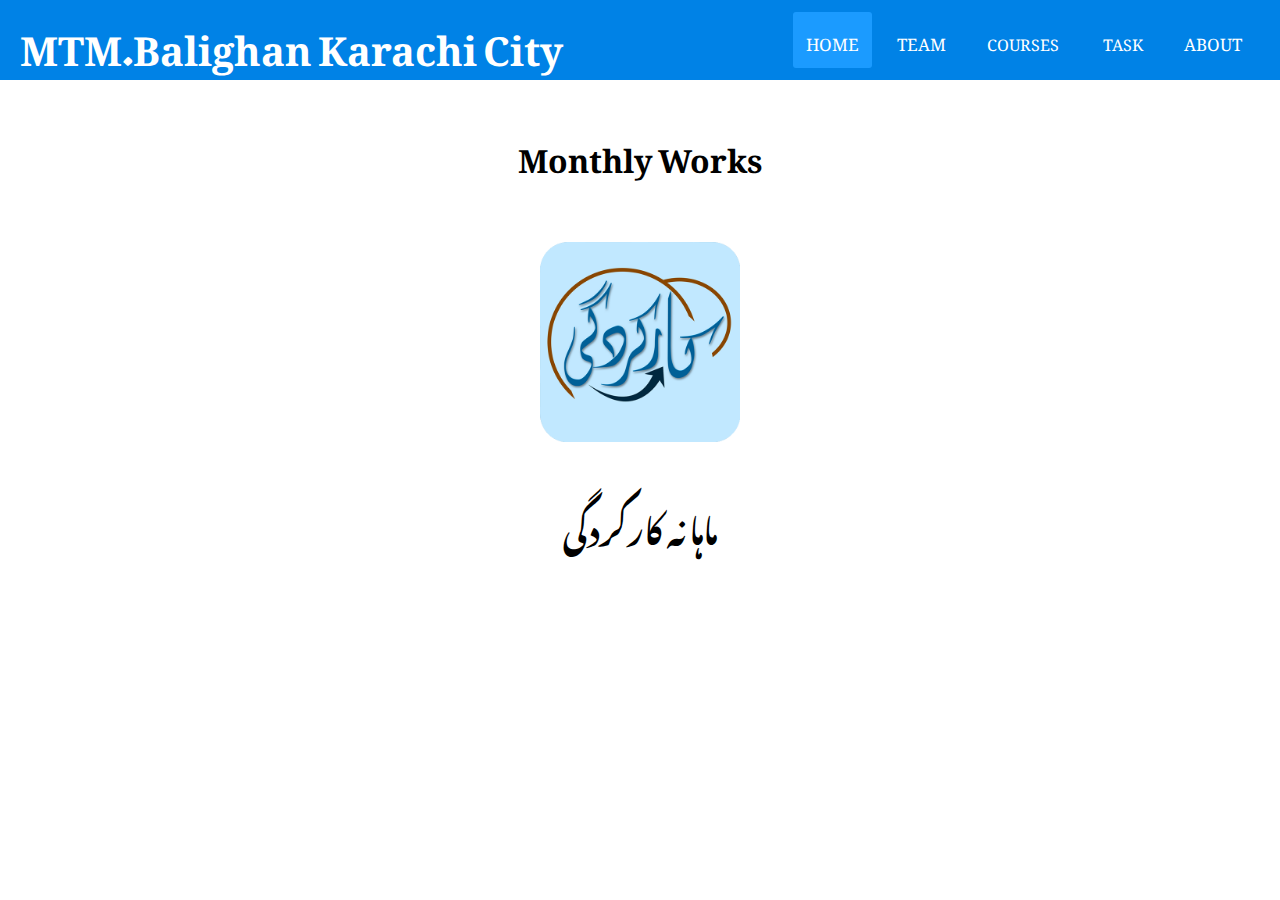
<file: Site 2024/Monthly works.html>
<!DOCTYPE html>
<html lang="en">
<head>
    <meta charset="UTF-8">
    <meta name="viewport" content="width=device-width, initial-scale=1.0">
    <title>Monthly works</title>
    <link rel="stylesheet" href="style.css">
</head>

<body>
    <nav>
        <label class="logo">MTM.Balighan Karachi City</label>
        <ul>
            <li><a target="_blank" class="active" href="./Dashdoard.html">Home</a></li>

            <li><a href="./team.html">Team</a></li>

            <div class="dropdown">
                <li><a class="dropbtn" href="#">Courses</a></li>
                <div class="dropdown-content">
                    <a href="#">quran teaching course</a>
                    <a href="#"> nizamat course</a>
                    <a href="#">faizan e namaz course</a>
                </div>
            </div>
            <div class="dropdown">
            <li><a a class="dropbtn" href="#"> Task </a></li>
            <div class="dropdown-content">
                <a href="./Daily works.html">Daily Works</a>
                <a href="./weekly.html">Weekly Works</a>
                <a href="./Monthly works.html">Monthly Works</a>
            </div>
        </div>
            
            <li><a href="#">About</a></li>
        </ul>
    </nav>

    <h1 class="heading">Monthly Works</h1><br><br>
    <a class="app" href="https://kpis-client.dibaadm.com/"><img src="./image/karkardgi.png" alt="Ess Aplication"></a>
    <h1 class="heading"> </h1>
    <h1 class="heading">ماہانہ کارکردگی </h1>




</body>
</html>
</file>
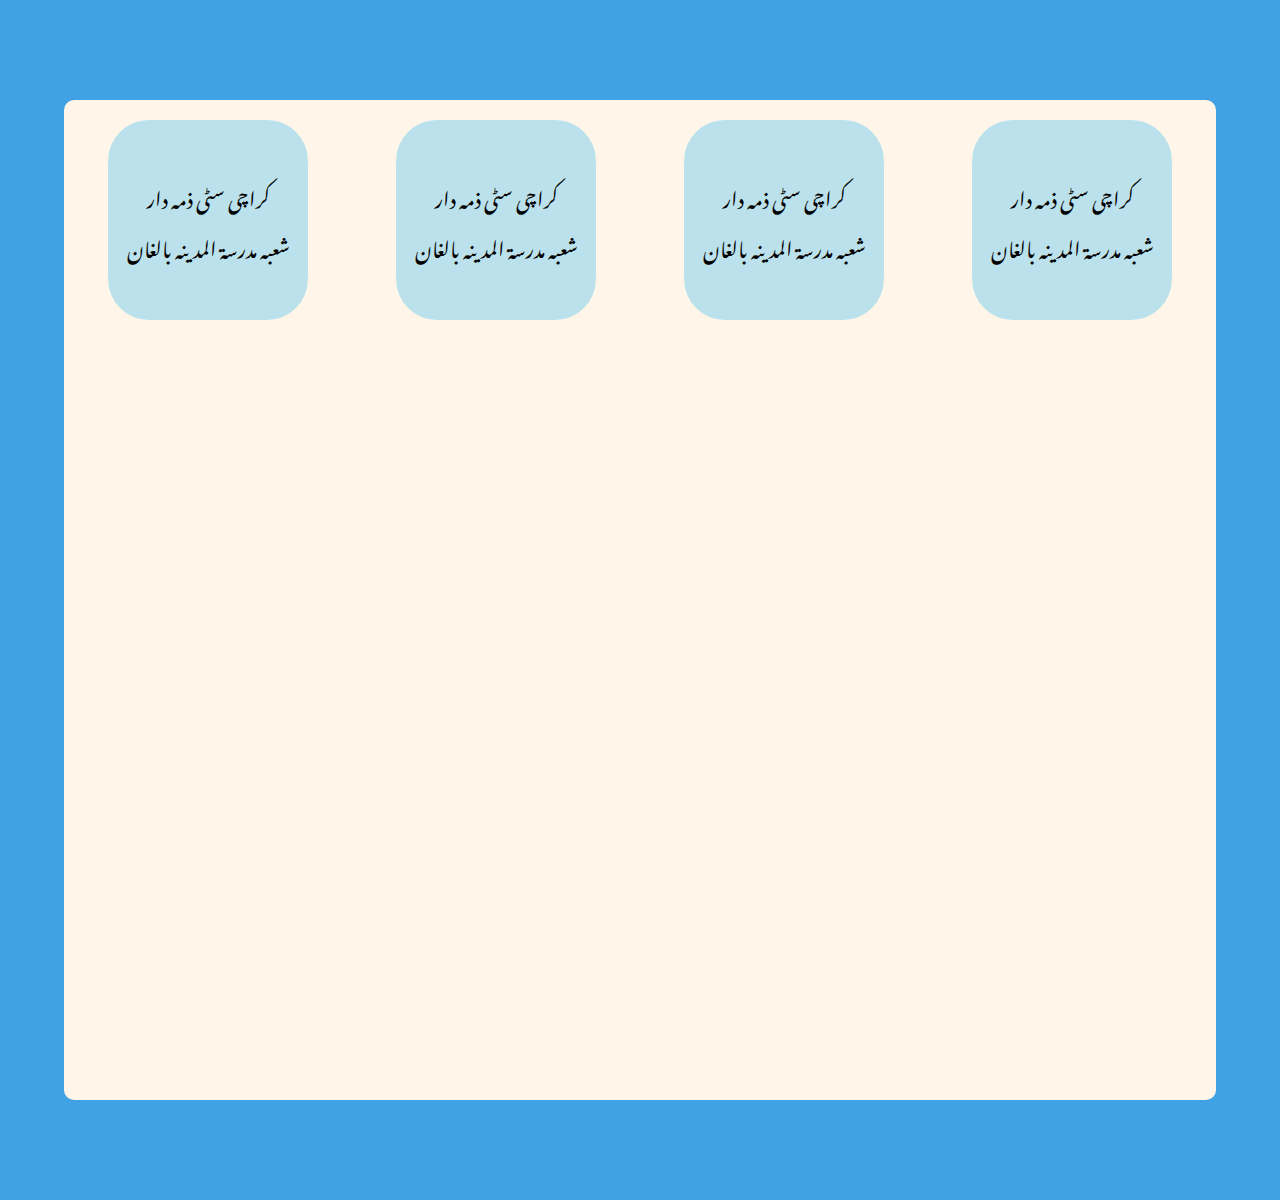
<file: Site 2024/org.html>
<!DOCTYPE html>
<html lang="en">
<head>
    <meta charset="UTF-8">
    <meta name="viewport" content="width=device-width, initial-scale=1.0">
    <title>Organogram</title>
    <link rel="stylesheet" href="org.css">
</head>
<body>

    <!-- start org -->
    <div class="m-ctn">
        <div class="one-ctn">
            <p class="org-title">کراچی سٹی ذمہ دار<br>شعبہ مدرسۃ المدینہ بالغان</p>
        </div>

        <div class="one-ctn">
            <p class="org-title">کراچی سٹی ذمہ دار<br>شعبہ مدرسۃ المدینہ بالغان</p>
        </div>
        <div class="one-ctn">
            <p class="org-title">کراچی سٹی ذمہ دار<br>شعبہ مدرسۃ المدینہ بالغان</p>
        </div>

        <div class="one-ctn">
            <p class="org-title">کراچی سٹی ذمہ دار<br>شعبہ مدرسۃ المدینہ بالغان</p>
        </div>
    </div>
    <!-- end org -->


    
</body>
</html>
</file>
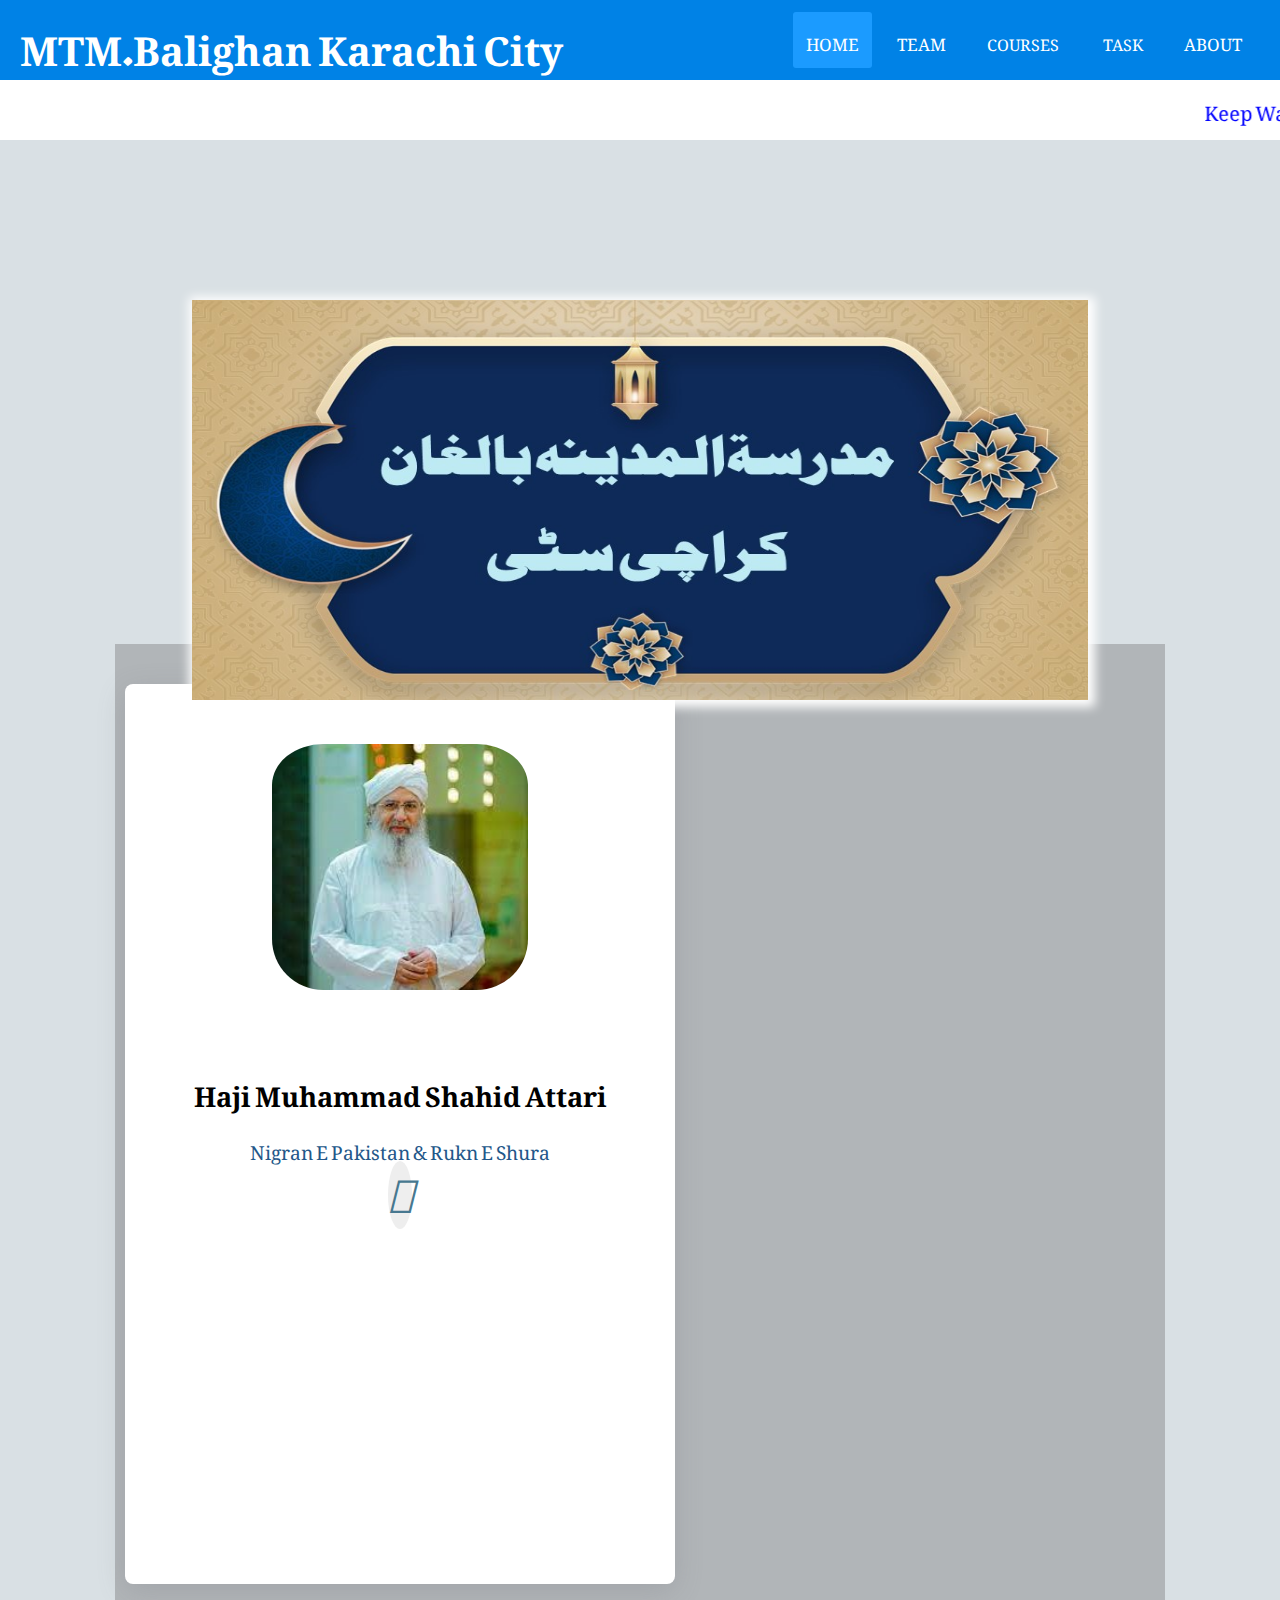
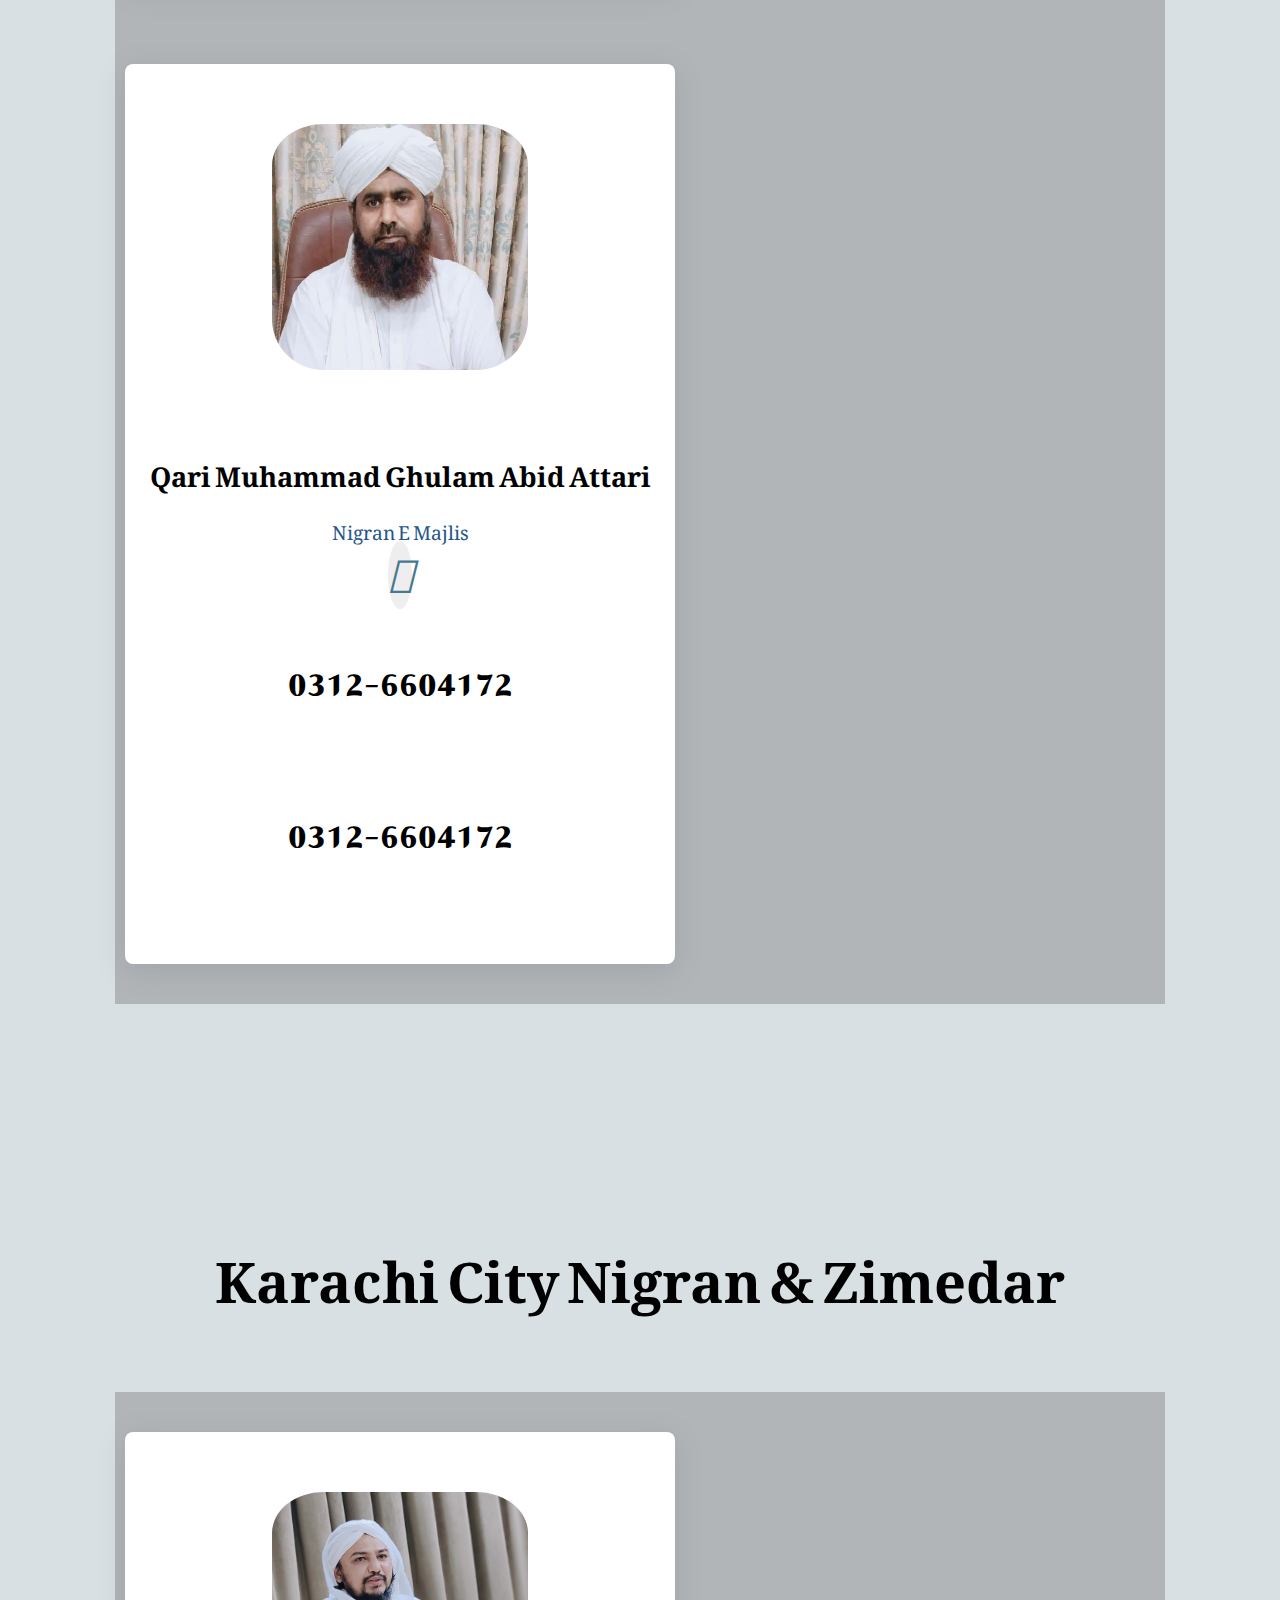
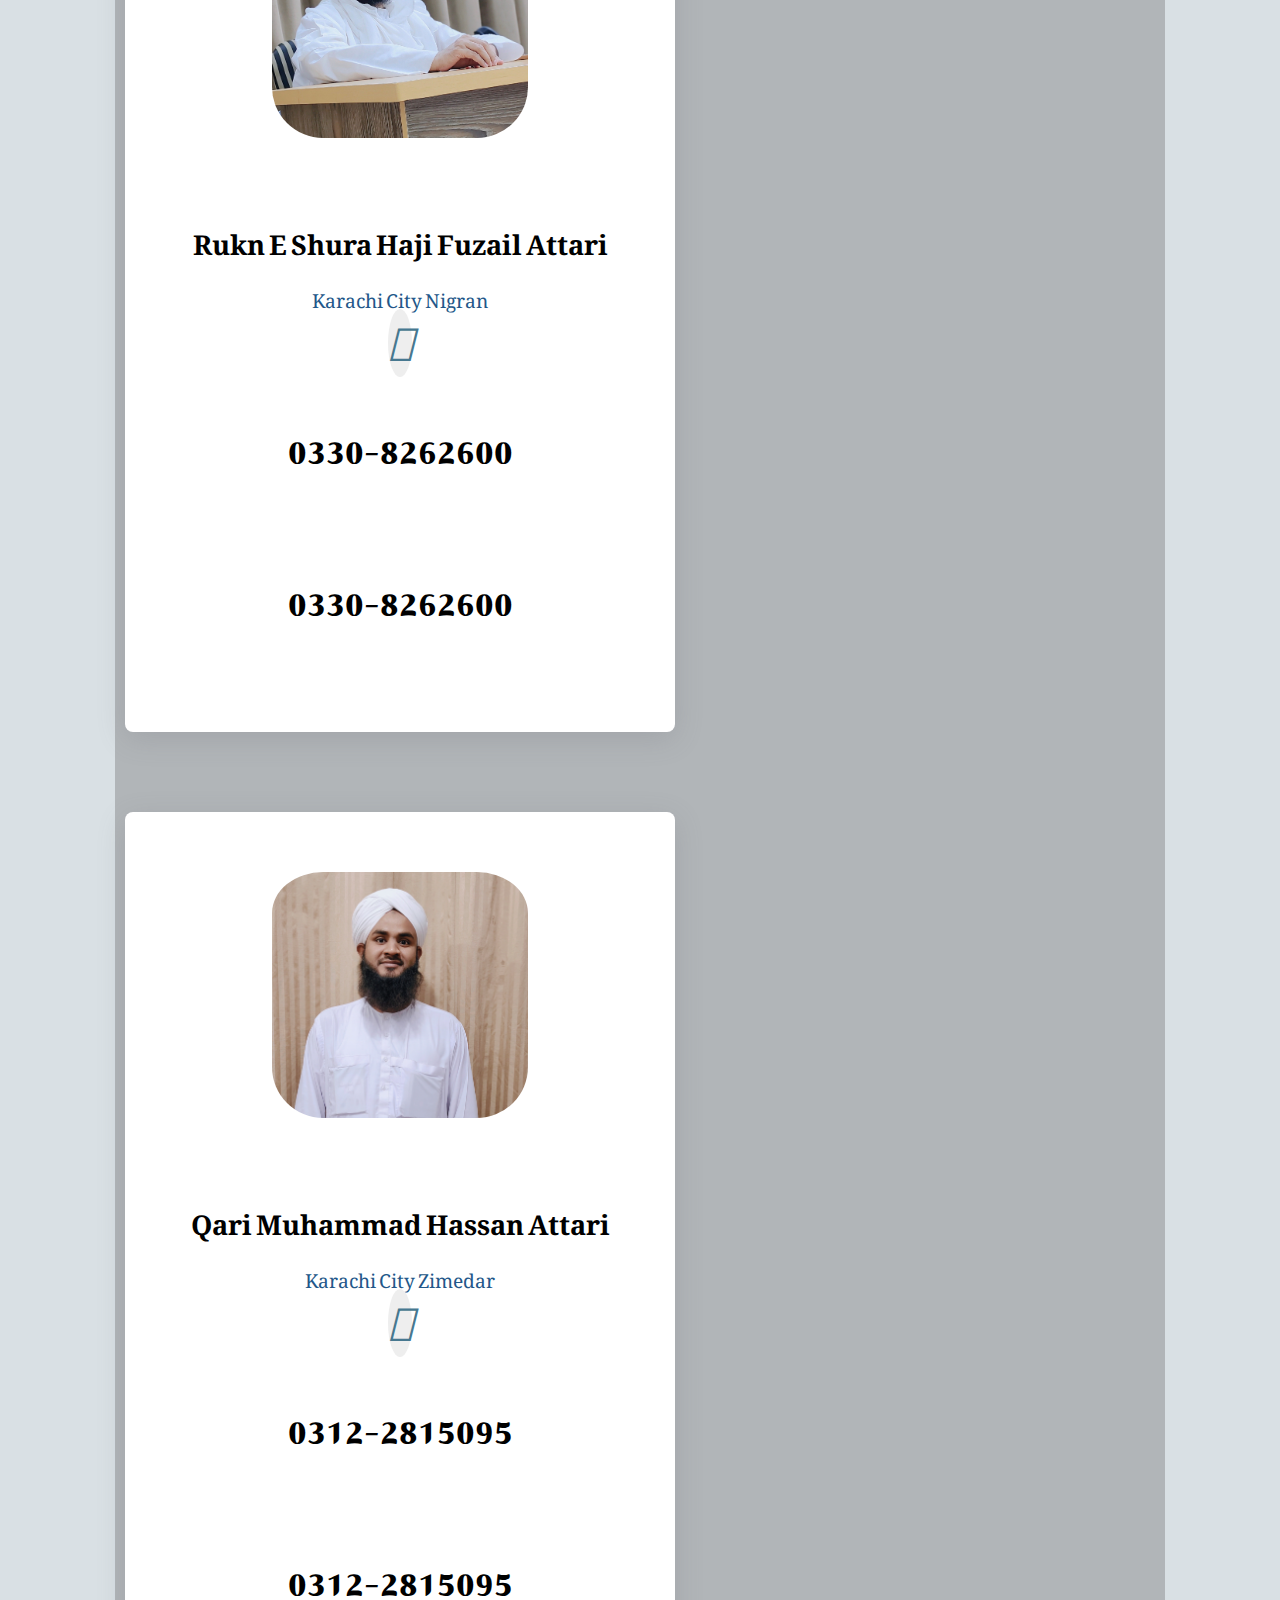
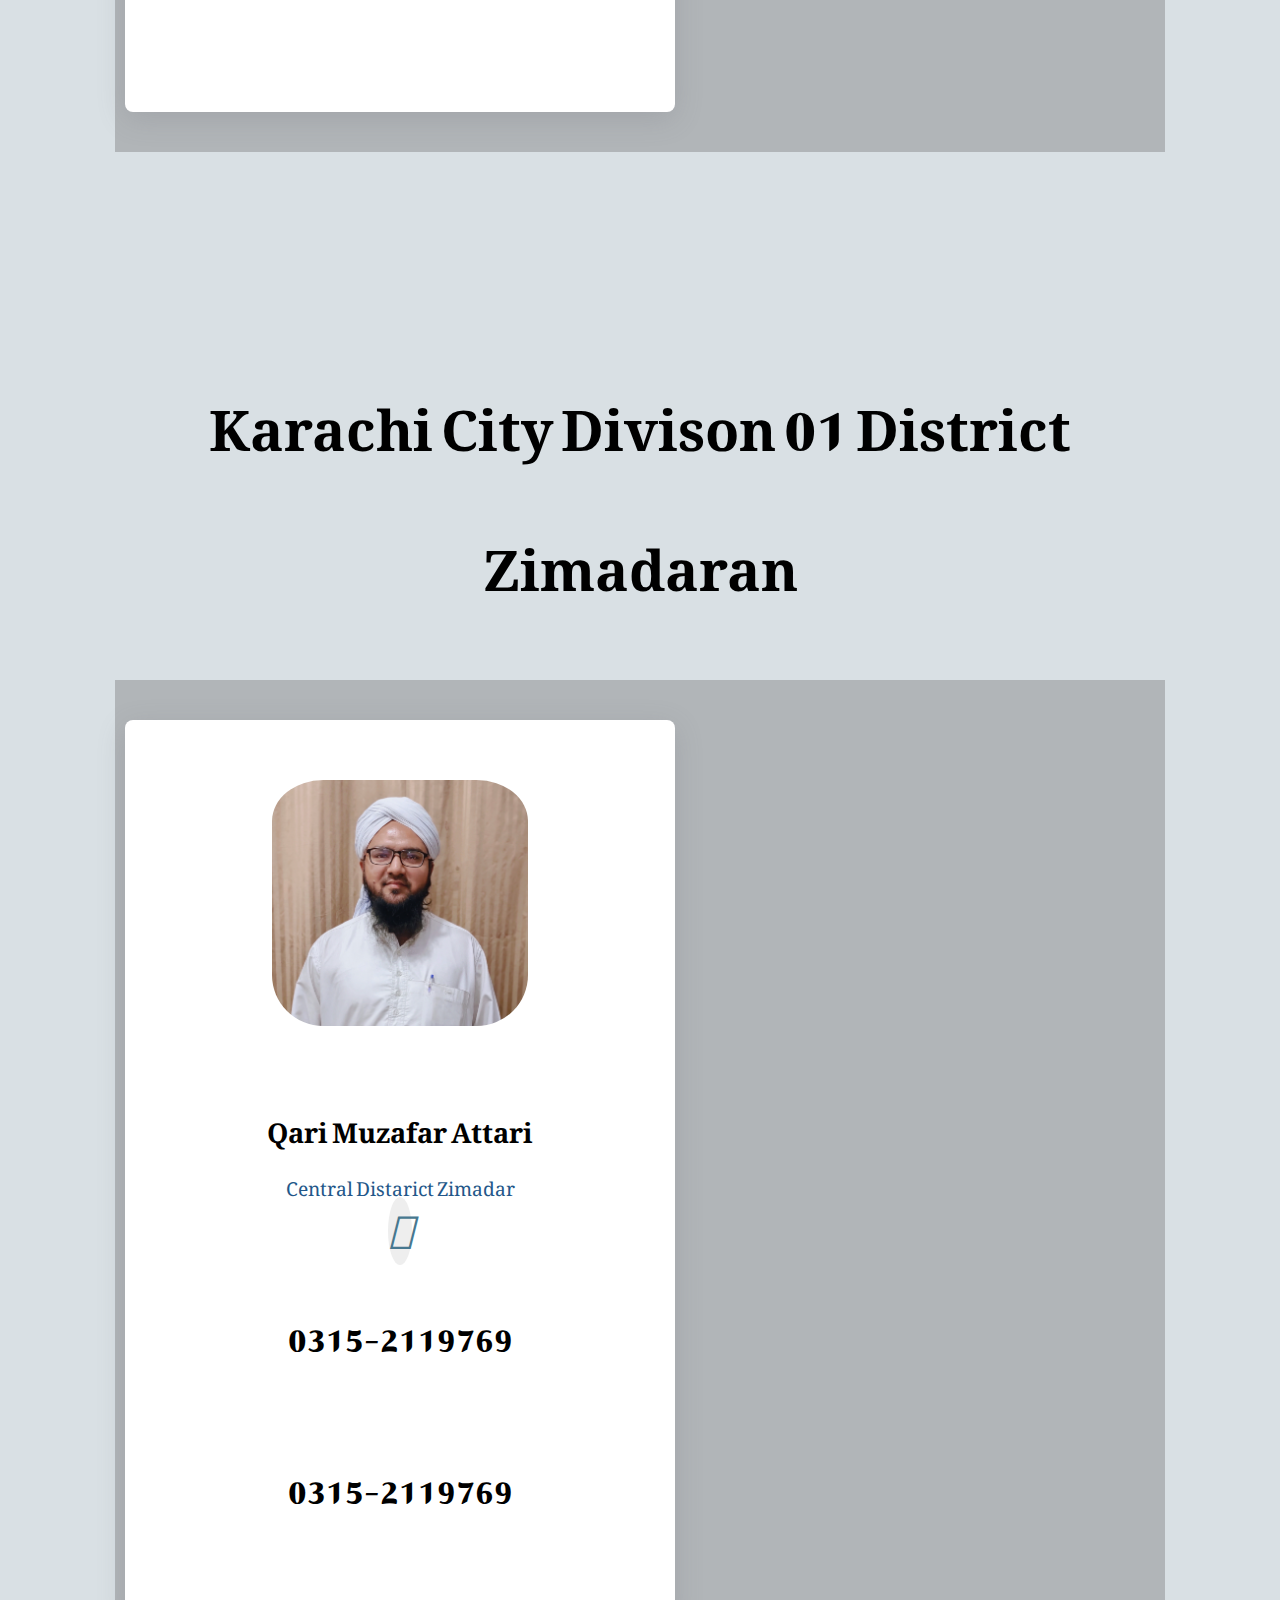
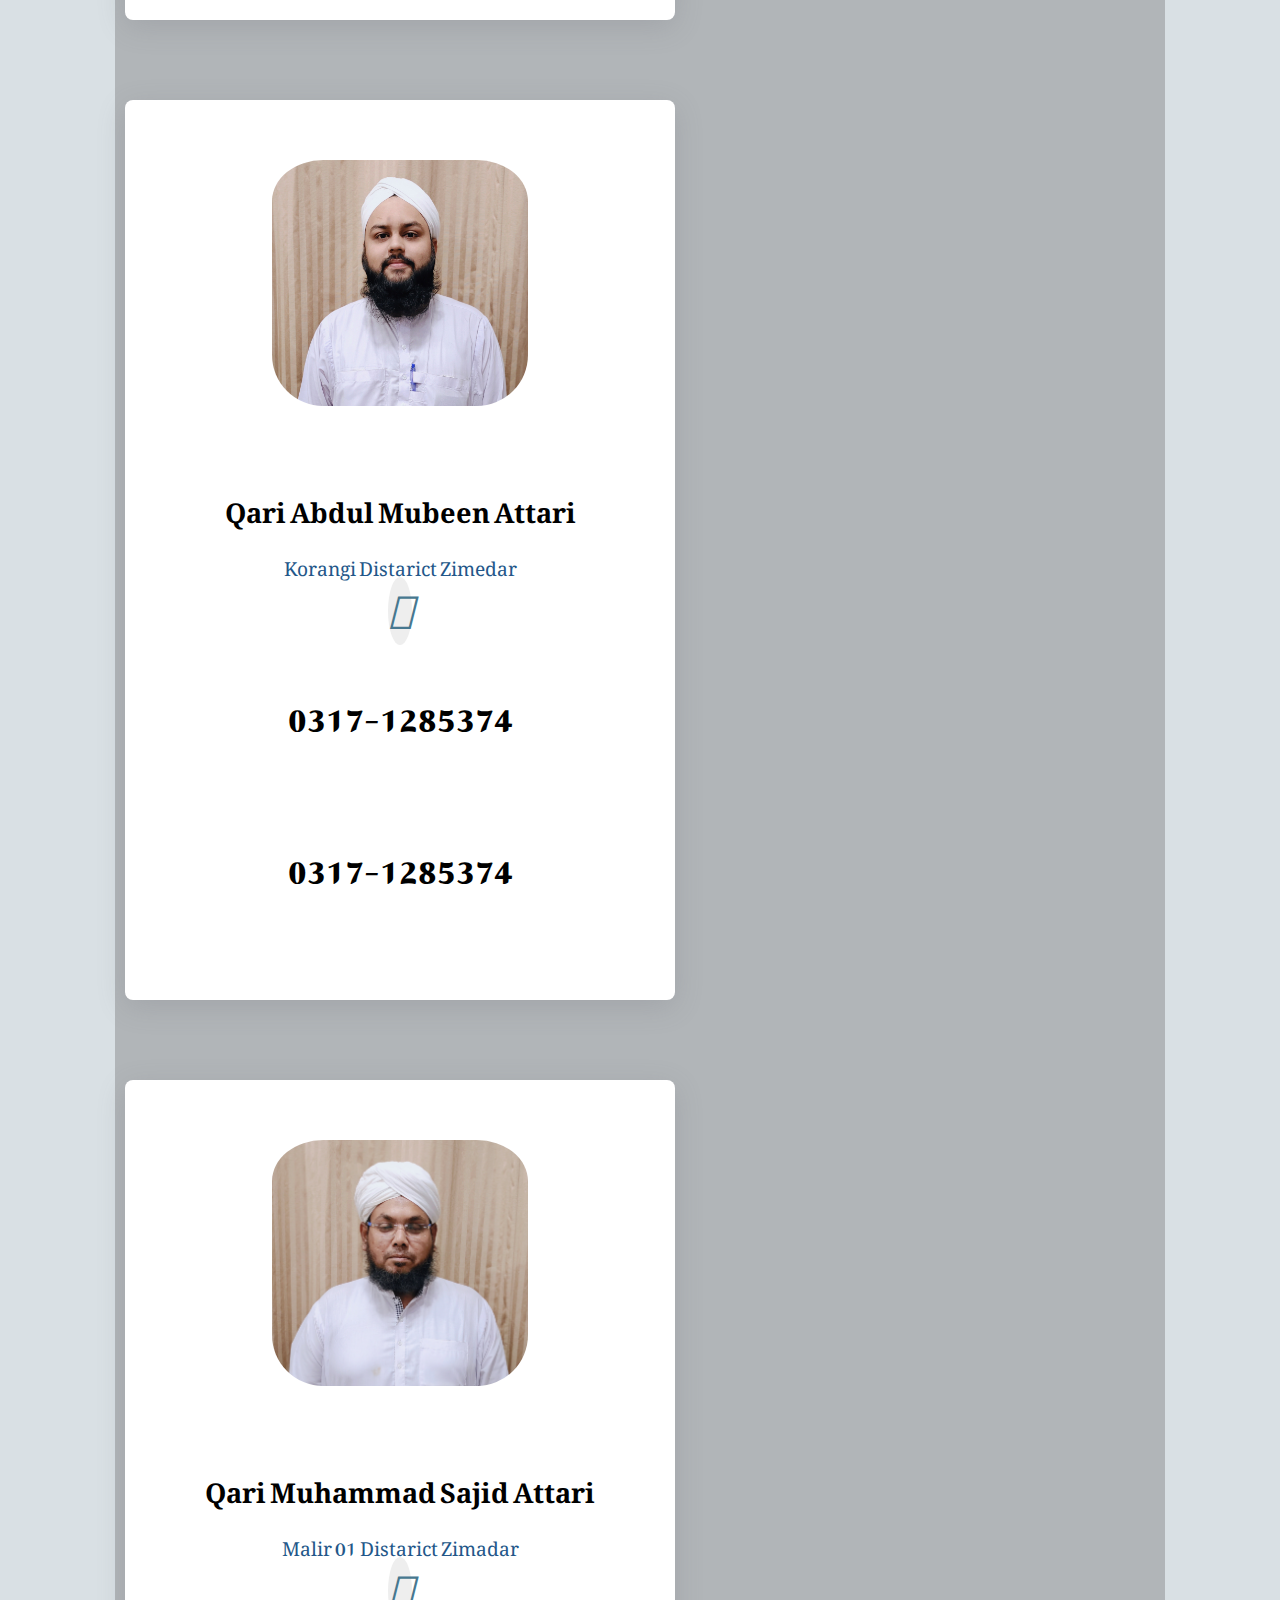
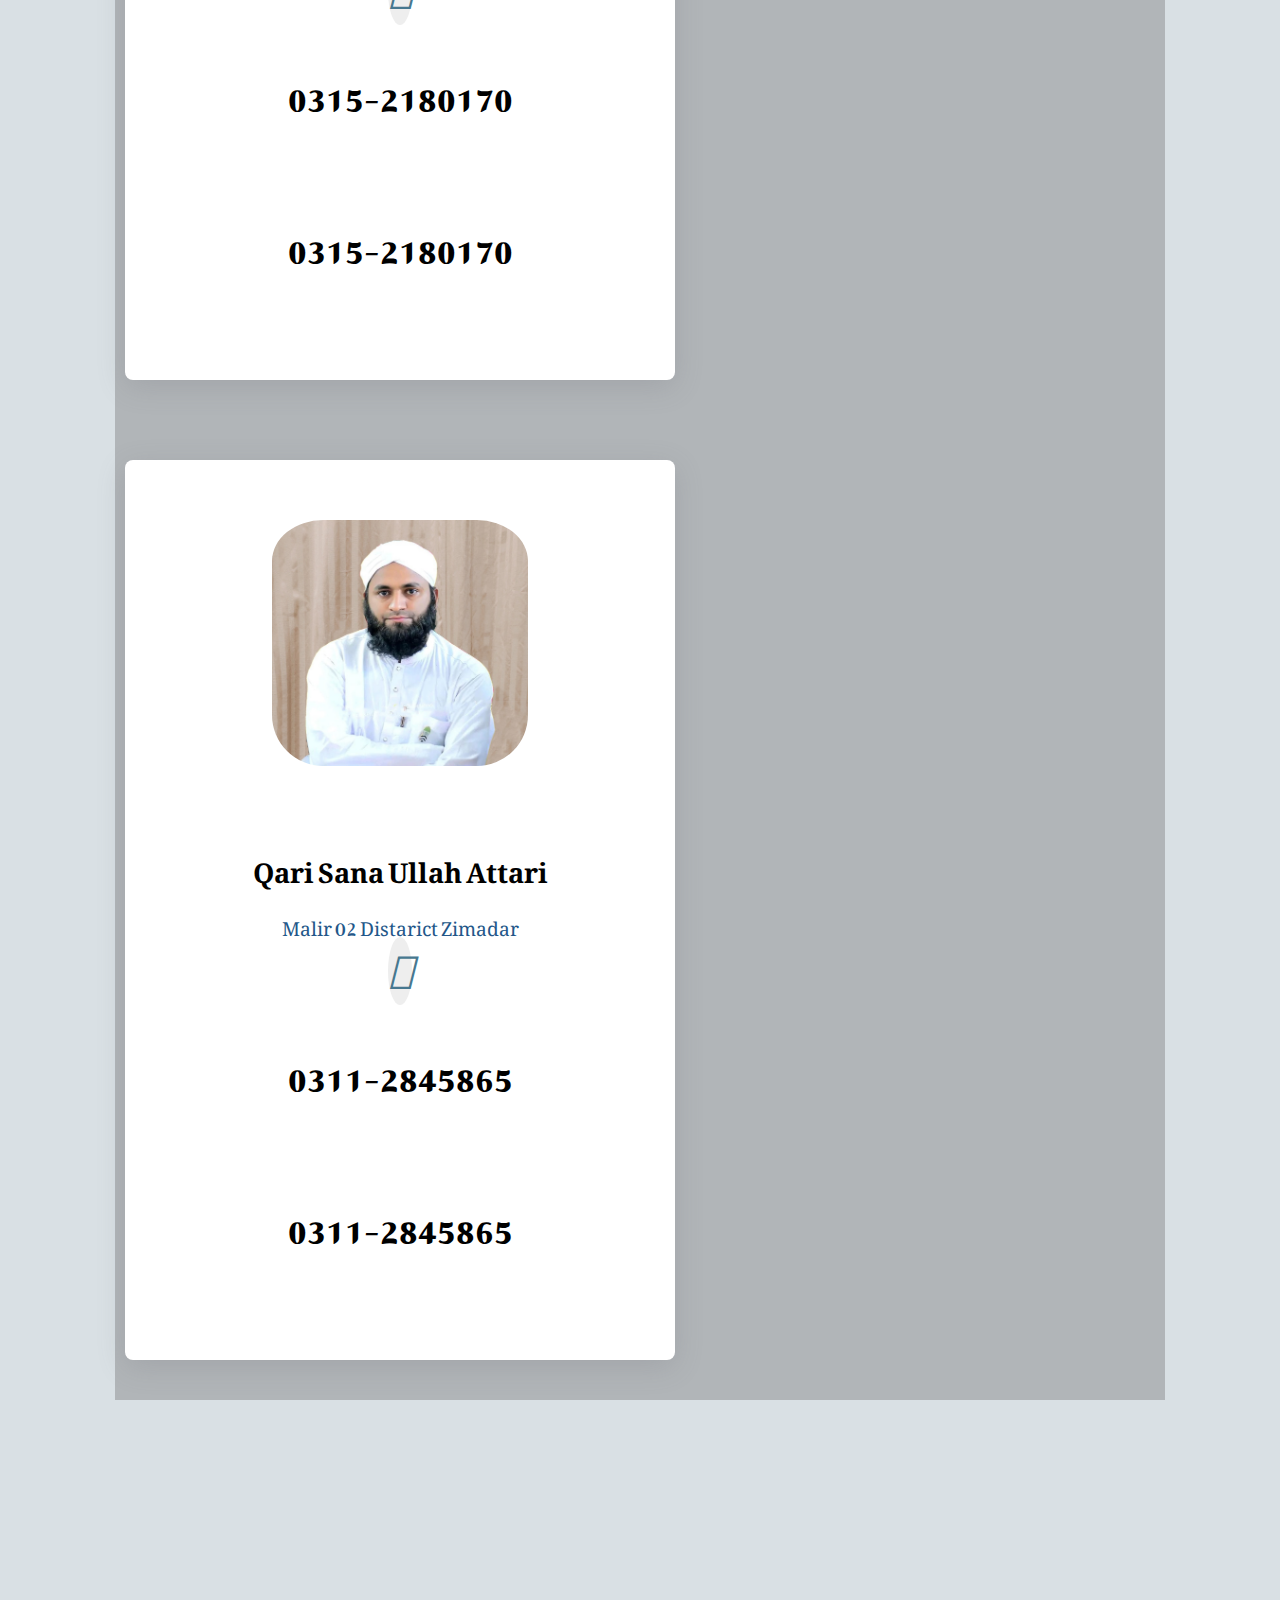
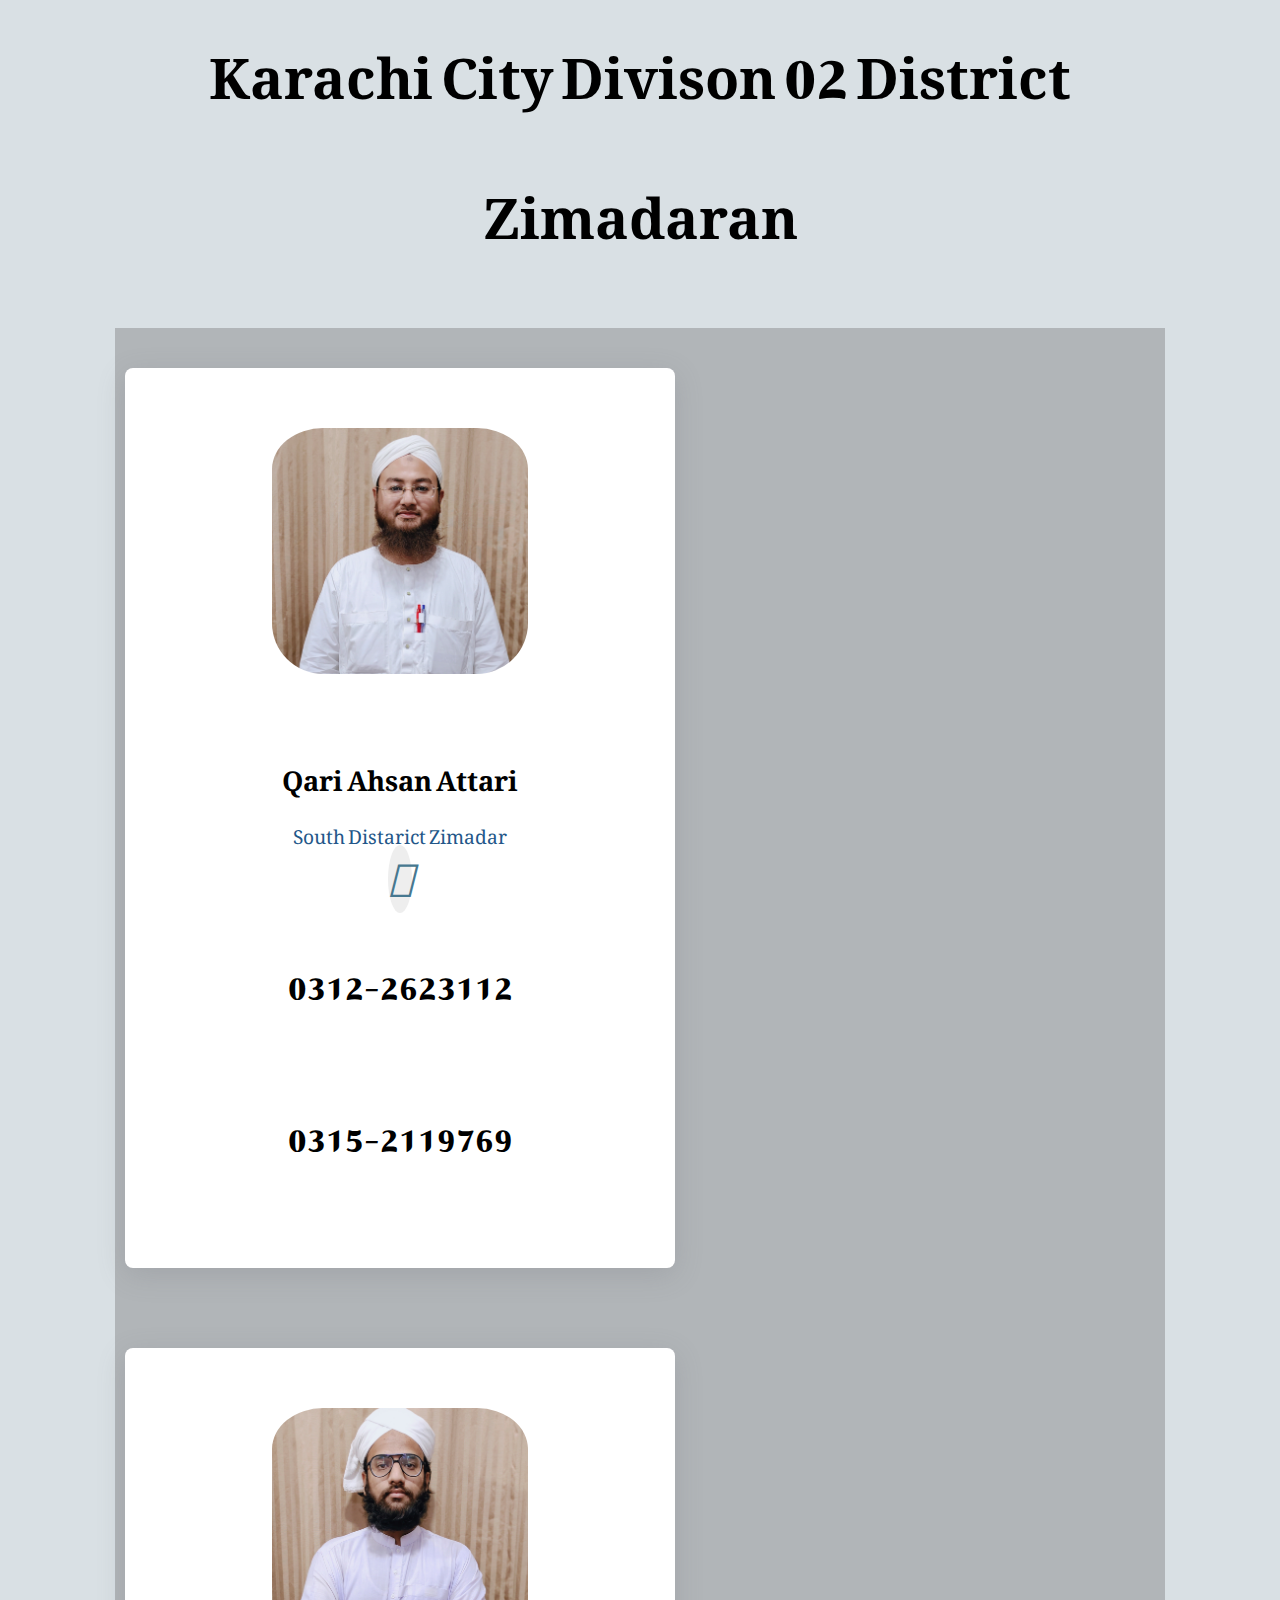
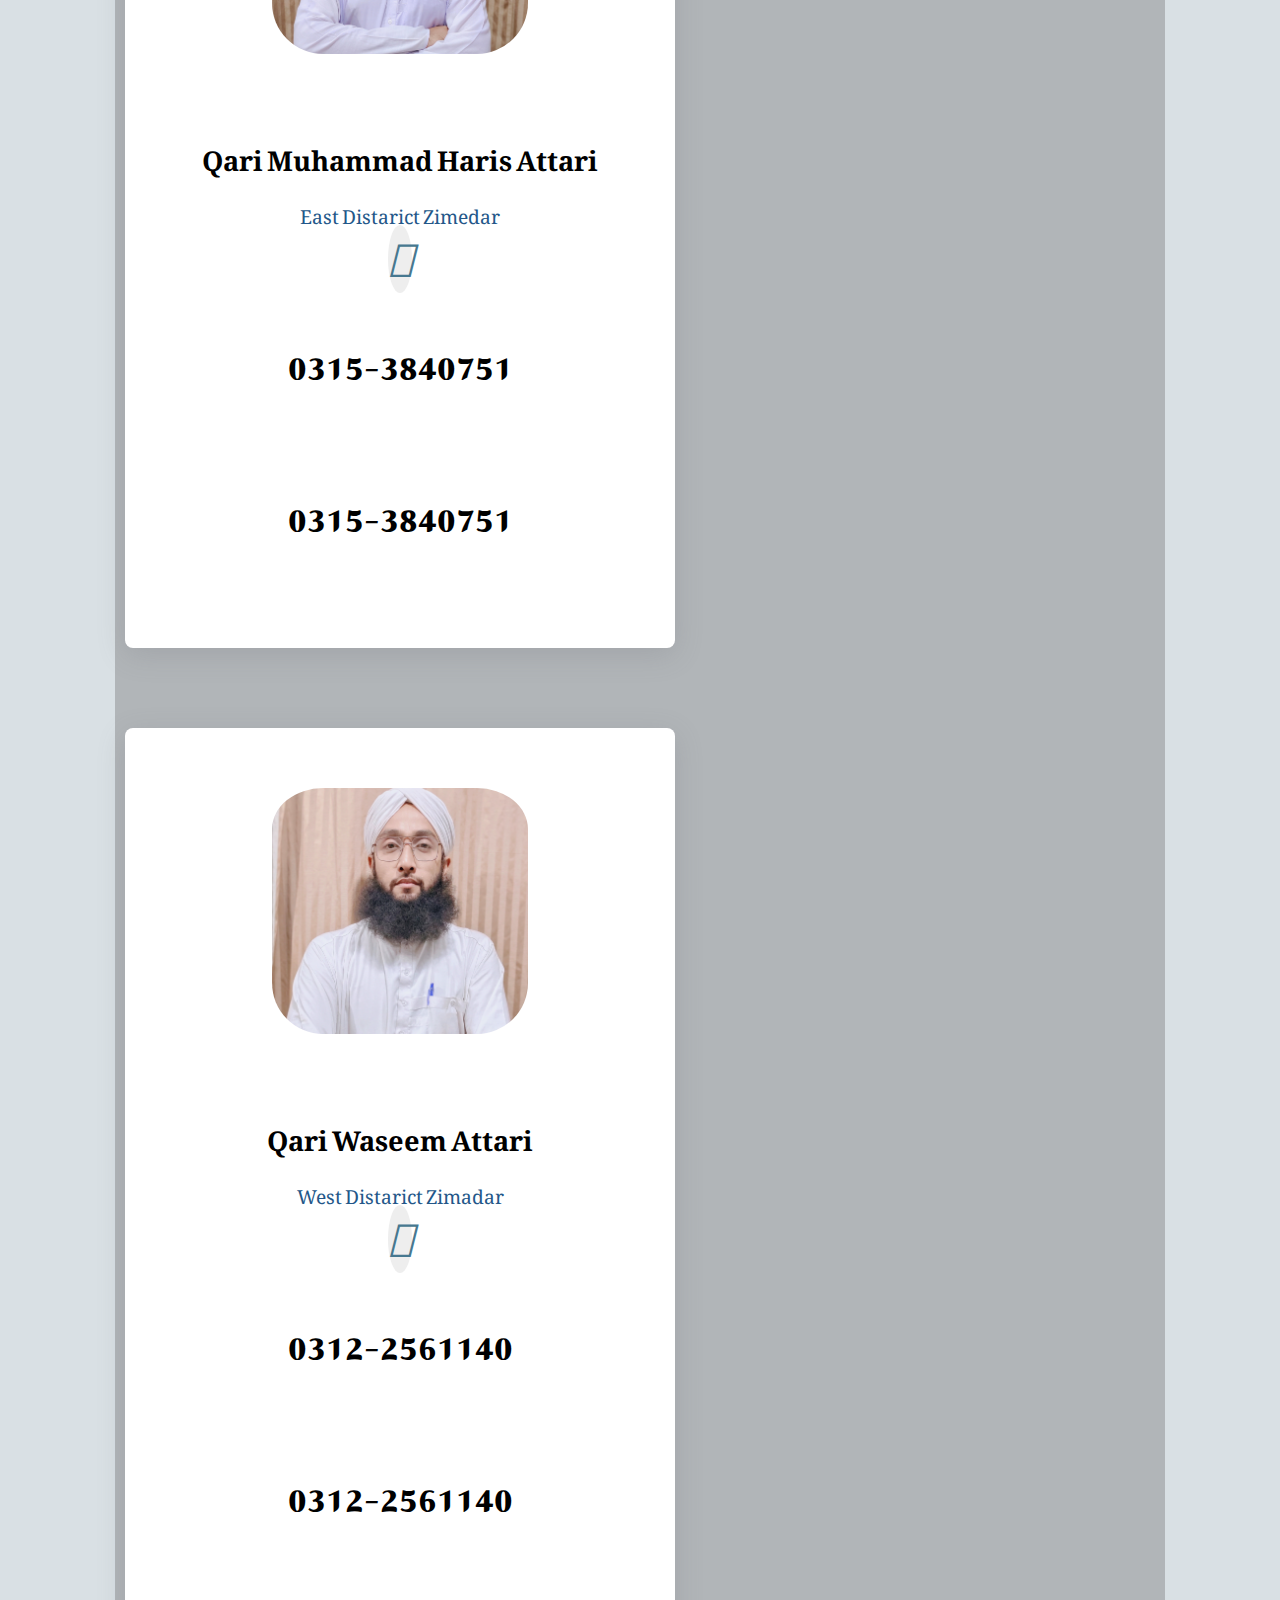
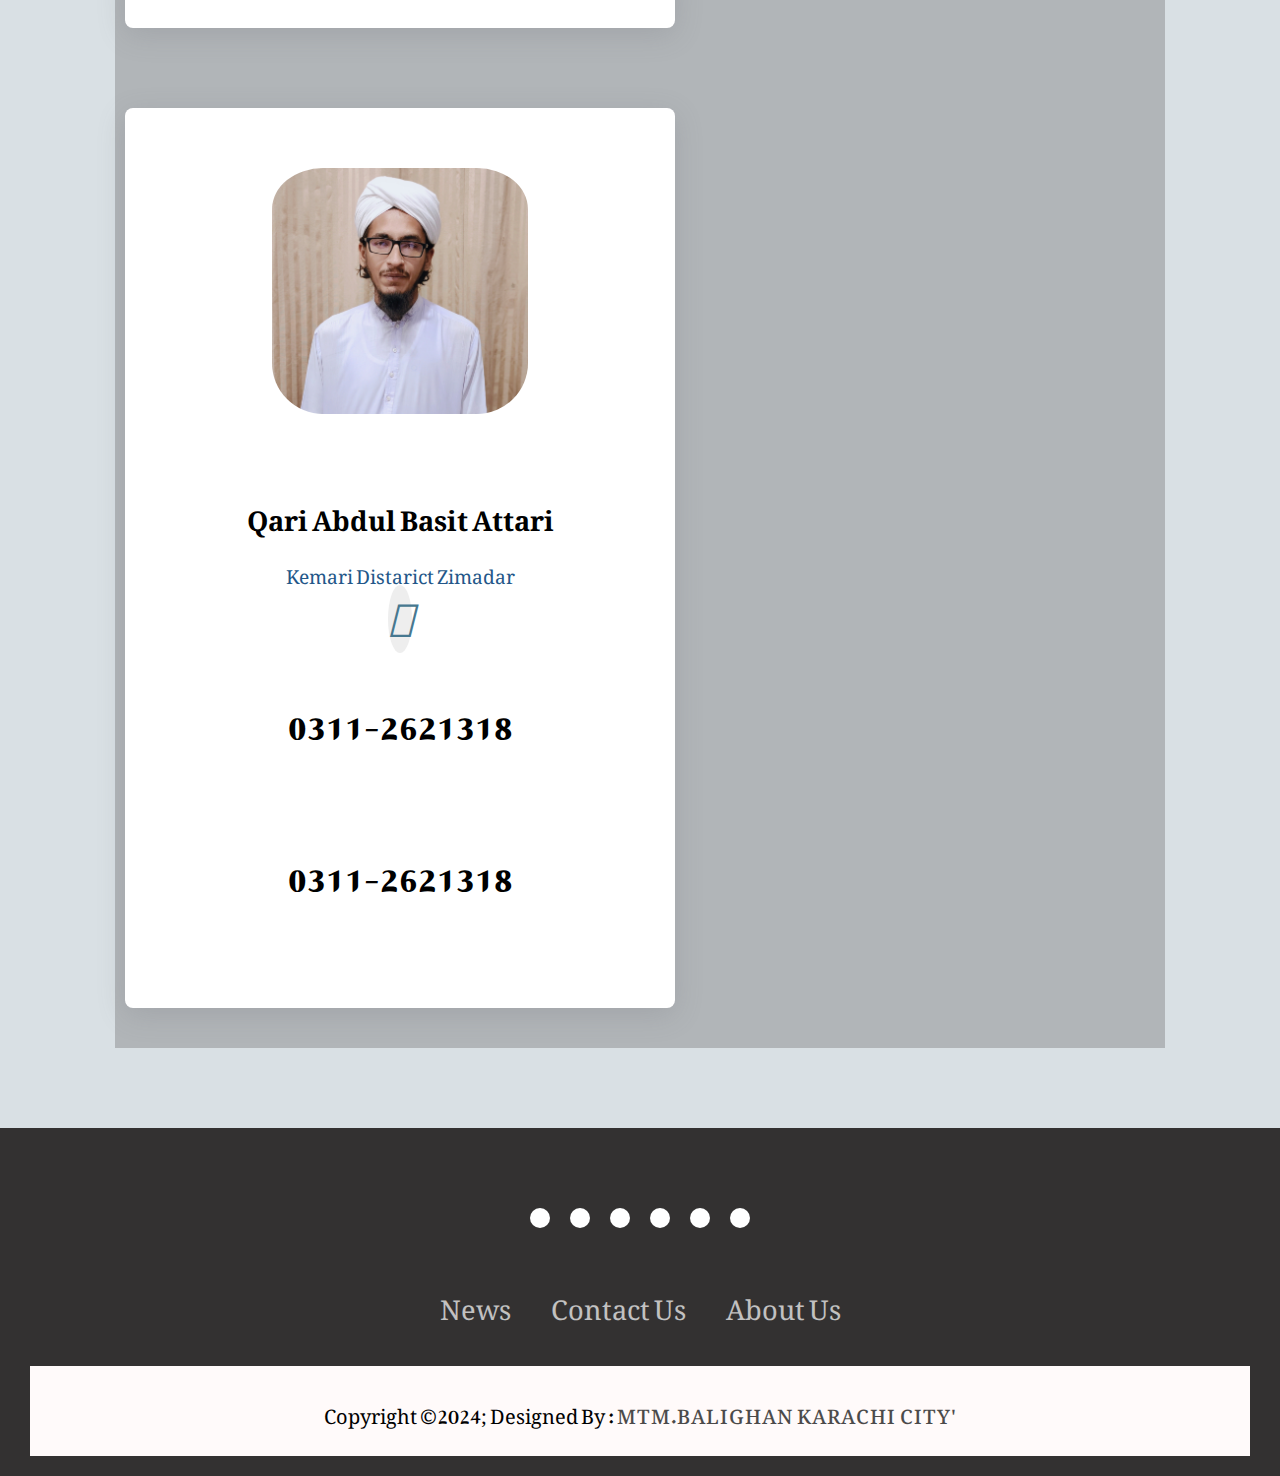
<file: Site 2024/team.html>
<!DOCTYPE html>
<html lang="en">

<head>
    <meta charset="UTF-8">
    <meta name="viewport" content="width=device-width, initial-scale=1.0">
    <title>Our Team</title>
    <link rel="stylesheet" href="https://cdnjs.cloudflare.com/ajax/libs/font-awesome/6.5.1/css/all.min.css"
        integrity="sha512-DTOQO9RWCH3ppGqcWaEA1BIZOC6xxalwEsw9c2QQeAIftl+Vegovlnee1c9QX4TctnWMn13TZye+giMm8e2LwA=="
        crossorigin="anonymous" referrerpolicy="no-referrer" />
    <link rel="stylesheet" href="style1.css">
    <link rel="stylesheet" href="style.css">
</head>

<body>
    <!-- start slider -->
    <div class="maindiv"></div>
    <!-- end slider -->
    <!-- start nav bar -->
    <nav>
        <label class="logo">MTM.Balighan Karachi City</label>
        <ul>
            <li><a target="_blank" class="active" href="./Dashdoard.html">Home</a></li>

            <li><a href="./team.html">Team</a></li>

            <div class="dropdown">
                <li><a class="dropbtn" href="#">Courses</a></li>
                <div class="dropdown-content">
                    <a href="#">quran teaching course</a>
                    <a href="#"> nizamat course</a>
                    <a href="#">faizan e namaz course</a>
                </div>
            </div>


            </div>
            <div class="dropdown">
                <li><a a class="dropbtn" href="#"> Task </a></li>
                <div class="dropdown-content">
                    <a href="./Daily works.html">Daily Works</a>
                    <a href="#">Weekly Works</a>
                    <a href="#">Monthly Works</a>
                </div>
            </div>
            <li><a href="#">About</a></li>
        </ul>
    </nav>
    <!-- end navbar -->

    <marquee>Keep Watching Madani channel</marquee>
    <!-- start Team -->

    <section class="team">
        <h1 class="heading">Meet Our Team</h1>
        <h1 class="heading">Rukn e Shura & Nigran e Majlis</h1>
        <div class="box-container">
            <div class="box">
                <img src="image/images 0.jfif" alt="">
                <div class="info">
                    <h3>Haji Muhammad Shahid Attari</h3>
                    <p>Nigran e Pakistan & Rukn e shura</p>
                </div>
                <div class="social">
                    <a href="#"><i class="fa">&#xf095; </i></a>

                    <a href="#"><i class="fa-brands fa-whatsapp"></i></a>


                </div>
            </div>
            <div class="box">
                <img src="image/000.jpg" alt="">
                <div class="info">

                    <h3>Qari Muhammad Ghulam Abid Attari</h3>
                    <p>Nigran E Majlis </p>
                </div>
                <div class="social">
                    <a href="#"><i " class=" fa">&#xf095; </i></a>
                    <h1>0312-6604172</h1><br>

                    <a href="#"><i class="fa-brands fa-whatsapp"></i></a>
                    <h1>0312-6604172</h1>
                </div>

            </div>
        </div>
        </div>


    </section>
    <section class="team">

        <h1 class="heading"> Karachi City Nigran & Zimedar</h1>

        <div class="box-container">
            <div class="box">
                <img src="image/haji fuzail.jpg" alt="">
                <div class="info">
                    <h3>Rukn e Shura Haji Fuzail Attari</h3>
                    <p>Karachi City Nigran</p>
                </div>
                <div class="social">
                    <a href="#"><i " class=" fa">&#xf095; </i></a>
                    <h1>0330-8262600</h1><br>
                    <a href="#"><i class="fa-brands fa-whatsapp"></i></a>
                    <h1>0330-8262600</h1><br>

                </div>
            </div>
            <div class="box">
                <img src="image/hassan.jpg" alt="">
                <div class="info">

                    <h3>Qari Muhammad Hassan Attari</h3>
                    <p>Karachi City Zimedar</p>
                </div>
                <div class="social">
                    <a href="#"><i " class=" fa">&#xf095; </i></a>
                    <h1>0312-2815095</h1><br>

                    <a href="#"><i class="fa-brands fa-whatsapp"></i></a>
                    <h1>0312-2815095</h1>
                </div>

            </div>
        </div>
        </div>


    </section>

    </section>
    <section class="team">

        <h1 class="heading"> Karachi City Divison 01 District Zimadaran </h1>

        <div class="box-container">
            <div class="box">
                <img src="image/muzafar bhai.jpg" alt="">
                <div class="info">
                    <h3>qari Muzafar Attari</h3>
                    <p>central Distarict zimadar</p>
                </div>
                <div class="social">
                    <a href="#"><i " class=" fa">&#xf095; </i></a>
                    <h1>0315-2119769</h1><br>
                    <a href="#"><i class="fa-brands fa-whatsapp"></i></a>
                    <h1>0315-2119769</h1><br>

                </div>
            </div>
            <div class="box">
                <img src="image/mubeen bhai.jpg" alt="">
                <div class="info">

                    <h3>Qari Abdul mubeen Attari</h3>
                    <p>korangi Distarict Zimedar</p>
                </div>
                <div class="social">
                    <a href="#"><i " class=" fa">&#xf095; </i></a>
                    <h1>0317-1285374</h1><br>

                    <a href="#"><i class="fa-brands fa-whatsapp"></i></a>
                    <h1>0317-1285374</h1>
                </div>

            </div>
            <div class="box">
                <img src="image/sajid bhai.jpg" alt="">
                <div class="info">
                    <h3>qari Muhammad sajid Attari</h3>
                    <p>malir 01 distarict zimadar</p>
                </div>
                <div class="social">
                    <a href="#"><i " class=" fa">&#xf095; </i></a>
                    <h1>0315-2180170</h1><br>
                    <a href="#"><i class="fa-brands fa-whatsapp"></i></a>
                    <h1>0315-2180170</h1><br>

                </div>
            </div>
            <div class="box">
                <img src="image/sana ullah bhai.jfif" alt="">
                <div class="info">
                    <h3>qari sana ullah Attari</h3>
                    <p>malir 02 distarict zimadar</p>
                </div>
                <div class="social">
                    <a href="#"><i " class=" fa">&#xf095; </i></a>
                    <h1>0311-2845865</h1><br>
                    <a href="#"><i class="fa-brands fa-whatsapp"></i></a>
                    <h1>0311-2845865</h1><br>

                </div>
            </div>
        </div>

        </div>



    </section>

    <section class="team">

        <h1 class="heading"> Karachi City Divison 02 District Zimadaran </h1>

        <div class="box-container">
            <div class="box">
                <img src="image/ahsan bhai.jpg" alt="">
                <div class="info">
                    <h3>qari Ahsan Attari</h3>
                    <p>south Distarict zimadar</p>
                </div>
                <div class="social">
                    <a href="#"><i " class=" fa">&#xf095; </i></a>
                    <h1>0312-2623112</h1><br>
                    <a href="#"><i class="fa-brands fa-whatsapp"></i></a>
                    <h1>0315-2119769</h1><br>

                </div>
            </div>
            <div class="box">
                <img src="image/haris.jpg" alt="">
                <div class="info">

                    <h3>Qari Muhammad Haris Attari</h3>
                    <p>east Distarict Zimedar</p>
                </div>
                <div class="social">
                    <a href="#"><i " class=" fa">&#xf095; </i></a>
                    <h1>0315-3840751</h1><br>

                    <a href="#"><i class="fa-brands fa-whatsapp"></i></a>
                    <h1>0315-3840751</h1>
                </div>

            </div>
            <div class="box">
                <img src="image/waseem bhai.jpg" alt="">
                <div class="info">
                    <h3>qari waseem Attari</h3>
                    <p>west distarict zimadar</p>
                </div>
                <div class="social">
                    <a href="#"><i " class=" fa">&#xf095; </i></a>
                    <h1>0312-2561140</h1><br>
                    <a href="#"><i class="fa-brands fa-whatsapp"></i></a>
                    <h1>0312-2561140</h1><br>

                </div>
            </div>
            <div class="box">
                <img src="image/basit.jpg" alt="">
                <div class="info">
                    <h3>qari Abdul Basit Attari</h3>
                    <p>kemari distarict zimadar</p>
                </div>
                <div class="social">
                    <a href="#"><i " class=" fa">&#xf095; </i></a>
                    <h1>0311-2621318</h1><br>
                    <a href="#"><i class="fa-brands fa-whatsapp"></i></a>
                    <h1>0311-2621318</h1><br>

                </div>
            </div>
        </div>

        </div>



    </section>

    <div class="mainfooter">
        <div class="social-icon">
            <a href="#"><i class="fa-brands fa-facebook"></i></a>
            <a href="#"><i class="fa-brands fa-instagram"></i></a>
            <a href="#"><i class="fa-brands fa-twitter"></i></a>
            <a href="#"><i class="fa-brands fa-google-plus"></i></a>
            <a href="#"><i class="fa-brands fa-youtube"></i></a>
            <a href="#"><i class="fa-brands fa-whatsapp"></i></a>
        </div>
        <div class="footernav">
            <ul>
                <li><a href="#">News </a></li>
                <li><a href="#">Contact Us </a></li>
                <li><a href="#">About Us </a></li>
            </ul>
        </div>
        <div class="footerbottom">
            <p>Copyright &copy;2024; Designed by : <span class="designer">MTM.BALIGHAN Karachi CITY'

                </span></p>
        </div>
    </div>



</body>

</html>
</file>
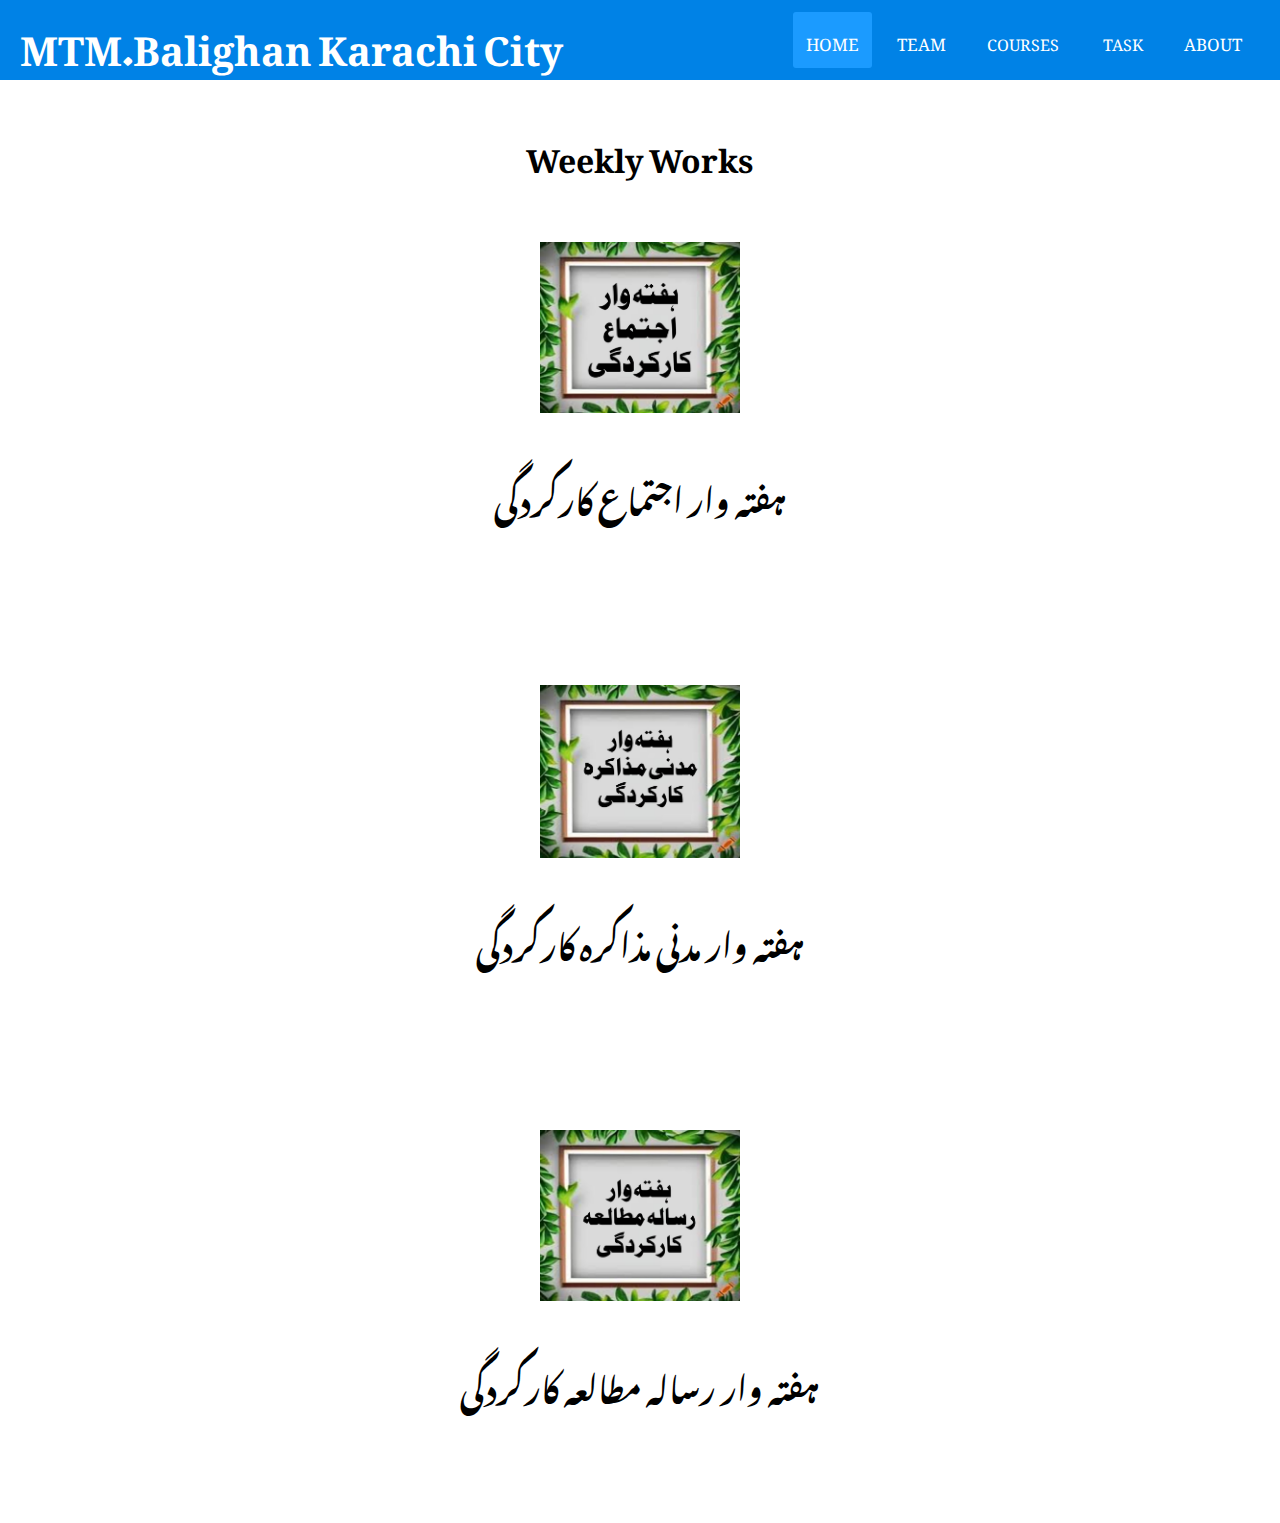
<file: Site 2024/weekly.html>
<!DOCTYPE html>
<html lang="en">
<head>
    <meta charset="UTF-8">
    <meta name="viewport" content="width=device-width, initial-scale=1.0">
    <title>Weekly Works</title>
    <link rel="stylesheet" href="style.css">
</head>
<body>
    <nav>
        <label class="logo">MTM.Balighan Karachi City</label>
        <ul>
            <li><a target="_blank" class="active" href="./Dashdoard.html">Home</a></li>

            <li><a href="./team.html">Team</a></li>

            <div class="dropdown">
                <li><a class="dropbtn" href="#">Courses</a></li>
                <div class="dropdown-content">
                    <a href="#">quran teaching course</a>
                    <a href="#"> nizamat course</a>
                    <a href="#">faizan e namaz course</a>
                </div>
            </div>
            <div class="dropdown">
            <li><a a class="dropbtn" href="#"> Task </a></li>
            <div class="dropdown-content">
                <a href="./Daily works.html">Daily Works</a>
                <a href="./weekly.html">Weekly Works</a>
                <a href="#">Monthly Works</a>
            </div>
        </div>
            
            <li><a href="#">About</a></li>
        </ul>
    </nav>

    <h1 class="heading">Weekly Works</h1><br><br>
    <a class="app" href="https://bit.ly/Weekly-Ijtima-Performance-MTM-Brother-Karachi"><img src="./image/اجتماع.jpg" alt="Ess Aplication"></a>
    <h1 class="heading"> </h1>
    <h1 class="heading">ہفتہ وار اجتماع کارکردگی </h1>
   <br><br><br><br><br><br>
    <a class="app" href=" https://bit.ly/Weekly-Madni-Muzakara-Performance-MTM-Islamic-Brother"><img src="./image/مدنی مذاکرہ.jpg" alt="Ess Aplication"></a>
    <h1 class="heading">ہفتہ وار مدنی مذاکرہ کارکردگی </h1><br><br><br><br><br><br>
    <a class="app" href="https://karkrdagi.dibaadm.com/Risala/Verification"><img src="./image/رسالہ مطالعہ.jpg" alt="Ess Aplication"></a>
    <h1 class="heading">ہفتہ وار رسالہ مطالعہ کارکردگی </h1><br><br><br><br>

</body>
</html>
</file>
<file: Site 2024/navbar/style.css>
*{
    margin: 0;
    padding: 12px ;
    box-sizing: border-box;
}

.container ul {
    display: flex;
    justify-content: end;
    gap: 95px;
    
}
.container ul li {

    list-style: none;
}
.container ul li a{
    text-decoration: none;
}
</file>
<file: MTM.Adults/team.css>
@import url('https://fonts.googleapis.com/css2?family=Poppins:ital,wght@0,200;0,300;0,400;0,500;0,600;0,700;1,200;1,300;1,400;1,500;1,600;1,700&display=swap');

* {
    margin: 0;
    padding: 0;
    box-sizing: border-box;
    text-transform: capitalize;
    font-family: 'poppins', sans-serif;
    transition: 0.2s linear;
}


html {
    /* font-size: 62.5%; */
}

/* body */
section {
    padding: 5rem 9%;
    background-color: #d9e0e4;
    width: 100%;
}

p {
    margin: 25px;
}

.team .box-container .box img {
    width: 16rem;
    height: 16rem;
    object-fit: cover;
    border-radius: 20%;
    padding-top: 10px;
}

.heading-1 {
    font-size: 3.5rem;
    text-align: center;
    margin-top: 80px;
}

.heading {
    font-size: 3.5rem;
    margin-bottom: 3.5rem;
    text-align: center;

}


.team .box-container {
    display: flex;
    /* grid-template-columns: repeat(auto-fit, minmax(21rem, 1fr)); */
    display: flex;
    flex-wrap: wrap;
    justify-content: center;

}

.team .box-container .box {
    background-color: white;
    text-align: center;
    border-radius: 0.5rem;
    padding-top: 50px;
    width: 500px;
    box-shadow: #64646f33 0px 7px 29px 0px;
    padding: 40PX;
    margin: 40px 20px;


}

.team .box-container .box .info h3 {
    font-size: 1.7rem;
}

.team .box-container .box .info {
    /* margin: 1rem 0; */
}

.team .box-container .box .info p {
    font-size: 1.2rem;
    color: #235789;
    /* margin-top: 0.5rem; */
}

.team .box-container .box:hover {
    box-shadow: #1b1f230a 0px 1px 0px, #ffffff 0px 1px 0px inset;
}

.team .box-container .box .social a {
    /* margin-right: 0.3rem; */
}

.team .box-container .box .social a i {
    width: 3rem;
    height: 3rem;
    font-size: 1.7rem;
    background-color: #eee;
    line-height: 1.8;
    color: #1187c2;
    border-radius: 50%;
    margin-top: 25px;
}

.team .box-container .box .social a i:hover {
    background-color: #477890;
    color: #fff;
    border-radius: 40px 40px;


}




/* Dropdown Button */
.dropbtn {

    color: white;
    padding: 16px;
    font-size: 16px;
    border: none;
}

/* The container <div> - needed to position the dropdown content */
.dropdown {
    position: relative;
    display: inline-block;

}

/* Dropdown Content (Hidden by Default) */
.dropdown-content {
    display: none;
    position: absolute;
    background-color: #1b9bff;
    min-width: auto;
    box-shadow: 0px 8px 16px 0px #00000033;
    z-index: 1;
}

/* Links inside the dropdown */
.dropdown-content a {
    color: rgb(255, 250, 250);

    padding: 12px 16px;
    text-decoration: none;
    display: block;
    font-size: large;
}

/* Change color of dropdown links on hover */
.dropdown-content a:hover {
    background-color: #ddd;
}

/* Show the dropdown menu on hover */
.dropdown:hover .dropdown-content {
    display: block;
}

/* Change the background color of the dropdown button when the dropdown content is shown */
.dropdown:hover .dropbtn {
    background-color: #1b9bff;
}

.mainfooter {
    background-color: #333131;
    width: 100%;
    padding: 70px 30px 20px;

}

.social-icon {
    display: flex;
    justify-content: center;
}

.social-icon a {
    text-decoration: none;
    padding: 10px;
    background-color: white;
    margin: 10px;
    border-radius: 15%;
    align-items: center;


}

.social-icon a i {
    font-size: 3rem;
    color: black;
    opacity: 0.9;

}

.social-icon a :hover {
    background-color: #5daae9;
    transition: 0.5s;
}

.social-icon a :hover i {
    color: white;
    transition: 0.5s;

}

.footernav {
    margin: 30px 0;
}

.footernav ul {
    display: flex;
    justify-content: center;
}

.footernav ul li a {
    color: white;
    margin: 20px;
    text-decoration: none;
    font-size: 1.7rem;
    opacity: 0.7;
    transition: 0.5s;
}

.footernav ul li a :hover {
    opacity: 1;
}

.footerbottom {
    background-color: #fffafa;
    padding: 20px;
    text-align: center;
    font-size: 20px;


}

.footerbottom p {
    color: #000000;
}

.designer {
    opacity: 0.7;
    text-transform: uppercase;
    letter-spacing: 1px;
    font-weight: 500;
    margin: 0 px 5px;
}

.maindiv {
    width: 70%;
    height: 400px;
    position: absolute;
    /* margin-left: 700px; */
    left: 50%;
    top: 40%;
    background-image: url(image/main\ slider.jpg);
    background-size: 100% 100%;
    transform: translate(-50%, -50%);
    box-shadow: 2px 2px 10px 5px white;
    animation: slider 9s infinite linear;
    margin-top: 80px;

}


@keyframes slider {
    25% {
        background-image: url(image/main\ slider.jpg);
    }

    55% {
        background-image: url(image/slider01.jpg);
    }

    75% {
        background-image: url(image/slider04.jpg);
    }

}

@media only screen and (max-width: 1200px) {
    .maindiv {
        display: none;
    }

    marquee {
        display: none;
    }

    .heading {
        font-size: 32px;
        padding: 0;
        margin: 0;
    }
}


@media only screen and (max-width: 900px) {
    .maindiv {
        display: none;
    }

    marquee {
        display: none;
    }

    .box-container {
        padding: 0px;
    }

    .heading-1 {
        font-size: 32px;
        padding: 0;
        margin: 0;

    }
    .logo{
        width: 80px;
        padding: 3px;
        
        margin: 0 auto;
    }
    nav ul li a {
        color: #000000;
    }
    
    .heading {
        font-size: 32px;
        padding: 0;
        margin: 0;
    }

    
}
</file>
<file: MTM.Adults/style.css>
@import url('https://fonts.googleapis.com/css2?family=Noto+Nastaliq+Urdu:wght@400;500;600;700&family=Poppins:wght@400;500;600;700;800&display=swap');





* {
    margin: 0;
    padding: 0;
    text-decoration: none;
    list-style: none;
    box-sizing: border-box;
    font-family: 'poppins', sans-serif;
}

body {


    font-family: 'Noto Nastaliq Urdu', serif;
    font-family: 'Poppins', sans-serif;
    background-color: #d9e0e4;
}

nav {
    background-color: #0082e6;
    height: 80px;
    width: 100%;
    margin-bottom: 0.2rem;
}

.logo {
    width: 80px;
    margin-left: 50px;
}

/* label.logo {
    color: #000000;
font-family: 'Franklin Gothic Medium', 'Arial Narrow', Arial, sans-serif;
    font-size: 40px;
    font-weight: bold;
    line-height: 80px;
    padding: 0 20PX;
    font-weight: bold;
} */

nav ul {
    float: right;
    margin-right: 50px;
    gap: 50px;
    display: flex;
}

nav ul li {
    display: inline-block;
    line-height: 80px;
    margin: 0 5px;
}

nav ul li a {
    color: #000000;
    font-size: 17px;
    padding: 7px 13px;
    border-radius: 3px;
    text-transform: uppercase;
    font-weight: bold;
}

a.active,
a:hover {
    background: #1b9bff;
    transition: .5s;
}

marquee {

    color: #0e3e85;
    font-size: 20px;
    font-weight: 700;
    margin-bottom: 300px;
}



/* Dropdown Button */
.dropbtn {
    font-weight: bold;
    color: #000000;
    padding: 16px;
    font-size: 16px;
    border: none;
}

/* The container <div> - needed to position the dropdown content */
.dropdown {
    position: relative;
    display: inline-block;

}

/* Dropdown Content (Hidden by Default) */
.dropdown-content {
    display: none;
    position: absolute;
    background-color: #1b9bff;
    min-width: auto;
    box-shadow: 0px 8px 16px 0px rgba(0, 0, 0, 0.2);
    z-index: 1;
}

/* Links inside the dropdown */
.dropdown-content a {
    color: #000000;
    font-weight: 600;
    text-align: center;
    padding: 12px 16px;
    text-decoration: none;
    display: block;
    font-size: large;
}

/* Change color of dropdown links on hover */
.dropdown-content a:hover {
    background-color: #ddd;
}

/* Show the dropdown menu on hover */
.dropdown:hover .dropdown-content {
    display: block;
}

/* Change the background color of the dropdown button when the dropdown content is shown */
.dropdown:hover .dropbtn {
    background-color: #1b9bff;
}

.mainfooter {
    background-color: #333131;
    width: 100%;
    padding: 70px 30px 20px;

}

h1 {
    margin-top: 2rem;
}

.heading {
    text-align: center;


}

.app {
    display: block;
    margin-left: auto;
    margin-right: auto;
    width: 200px;
}

img {
    width: 200px;

}

h1 {
    text-align: center;
    gap: noun;
}

h3 {
    padding-top: 2em;
}

.text {
    text-align: right;
    padding-right: 5em;


}

.main-intro {
    display: flex;
    justify-content: center;
    width: 82em;
    margin: 0 auto;
    flex-wrap: wrap;


}

.intro {
    width: 80em;
    padding: 15px;

}

.intro:hover {
    box-shadow: 2px 5px beige;
    background-color: #e0e0e0af;
    border-radius: 5px;
}

/* @media only screen and (max-width: 1200px) {
    label.logo {
        font-size: 30px;
        font-weight: 500;
        padding-left: 120px;
    } */


}
</file>
<file: Site 2024/style.css>
@import url('https://fonts.googleapis.com/css2?family=Noto+Nastaliq+Urdu:wght@400;500;600;700&family=Poppins:wght@400;500;600;700;800&display=swap');

* {
    font-family: 'Noto Nastaliq Urdu', sans-serif;
}

p {
    font-family: 'Noto Nastaliq Urdu' serif;
}

* {
    margin: 0;
    padding: 0;
    text-decoration: none;
    list-style: none;
    box-sizing: border-box;
}

body {


    font-family: 'Noto Nastaliq Urdu', serif;
    font-family: 'Poppins', sans-serif;
}

nav {
    background-color: #0082e6;
    height: 80px;
    width: 100%;
    margin-bottom: 0.2rem;
}

label.logo {
    color: white;
    font-size: 40px;
    font-weight: 900;
    line-height: 80px;
    padding: 0 20PX;
    font-weight: bold;
}

nav ul {
    float: right;
    margin-right: 20px;
}

nav ul li {
    display: inline-block;
    line-height: 80px;
    margin: 0 5px;
}

nav ul li a {
    color: white;
    font-size: 17px;
    padding: 7px 13px;
    border-radius: 3px;
    text-transform: uppercase;
}

a.active,
a:hover {
    background: #1b9bff;
    transition: .5s;
}

marquee {

    color: blue;
    font-size: 20px;

}



/* Dropdown Button */
.dropbtn {

    color: white;
    padding: 16px;
    font-size: 16px;
    border: none;
}

/* The container <div> - needed to position the dropdown content */
.dropdown {
    position: relative;
    display: inline-block;

}

/* Dropdown Content (Hidden by Default) */
.dropdown-content {
    display: none;
    position: absolute;
    background-color: #1b9bff;
    min-width: auto;
    box-shadow: 0px 8px 16px 0px rgba(0, 0, 0, 0.2);
    z-index: 1;
}

/* Links inside the dropdown */
.dropdown-content a {
    color: rgb(255, 250, 250);

    padding: 12px 16px;
    text-decoration: none;
    display: block;
    font-size: large;
}

/* Change color of dropdown links on hover */
.dropdown-content a:hover {
    background-color: #ddd;
}

/* Show the dropdown menu on hover */
.dropdown:hover .dropdown-content {
    display: block;
}

/* Change the background color of the dropdown button when the dropdown content is shown */
.dropdown:hover .dropbtn {
    background-color: #1b9bff;
}

.mainfooter {
    background-color: #333131;
    width: 100%;
    padding: 70px 30px 20px;

}

h1 {
    margin-top: 2rem;
}

.heading {
    text-align: center;


}

.app {
    display: block;
    margin-left: auto;
    margin-right: auto;
    width: 200px;




}

img {
    width: 200px;

}

h1 {
    text-align: center;
    gap: noun;
}

h3 {
    padding-top: 2em;
}

.text {
    text-align: right;
    padding-right: 5em;


}

.main-intro {
    display: flex;
    justify-content: center;
    width: 82em;
    margin: 0 auto;
    flex-wrap: wrap;


}

.intro {
    width: 80em;
    padding: 15px;

}

.intro:hover {
    box-shadow: 2px 5px beige;
    background-color: #e0e0e0af;
    border-radius: 5px;
}

@media only screen and (max-width: 1200px) {
    label.logo {
        font-size: 30px;
        font-weight: 500;
        padding-left: 120px;
    }


}
</file>
<file: Site 2024/dashboard.css>
@import url('https://fonts.googleapis.com/css2?family=Poppins:wght@400;500;600;700;800&display=swap');

:root{
    --clr-primary:#6391e7;
    --clr-danger:#ff7782;
    --clr-success:#41f1b6;
    --clr-white:#fff;
    --clr-info-dark:#004faf;
    --clr-info-light:#5d75a7;
    --clr-dark:#363949;
    --clr-warnig:#ff4edc;
    --clr-light:rgba(132, 139, 200, 0.18);
    --clr-dark-variant:#677483;
    --clr-primary-variant:#111e88;
    --clr-color-background:#f6f6f9;

    --card-border-radius:2rem;
    --border-raduis-1:0.4rem;
    --border-raduis-2:0.8rem;
    --border-raduis-3:1.2rem;


    --card-padding:1.8rem;
    --padding-1:1.2rem;
    --box-shadow:0.2rem 0.5rem  var(--clr-light);

}

*{
    margin: 0;
    padding: 0;
    box-sizing: border-box;
    text-decoration: none;
    border: 0;
    list-style: none;
    appearance: none;
    font-family: Arial, Helvetica, sans-serif;
}








 body{
 
    width: 100%;
    height: 100vh;
    font-size: 0.88rem ;
    user-select: none;
    overflow: none;
    
    background-color: var(--clr-color-background); 
 }
 .container{
    display: grid;
    width: 96%;
    gap: 1.8rem;
    grid-template-columns: 14rem auto 14rem;
    margin: 0 auto;
    
 }
 a{
    color: var(--clr-dark);
 }
 h1{
    font-weight: 800;
    font-size: 1.8rem;

 }
 h2{
    font-size: 1.4rem;

 }
 h3{
    font-size: 0.87rem;

 }
 h4{
    font-size: 0.8;

 }
 h5{
    font-size: 0.77rem;
 }
 small{
    font-size: 0.75rem;
 }
 .profile_photo img{
    width: 2.8rem;
    height: 2.8rem;
    border-radius: 50%;
    overflow: hidden;
 }
 .text-muted{
    color: var(--clr-info-dark);

 }
 p{
    color: var(--clr-dark-variant);
 }
 b{
    color: var(--clr-dark);
 }
 .primary{
    color: var(--clr-primary);
 }
 .success{
    color: var(--clr-success);
 }
 .danger{
    color: var(--clr-danger);
    font-size: 16PX;

   
 }
 .warning{
    color: var(--clr-warnig);

 }

 
 /* aside */
  *aside{
    height: 100vh;
 }
 aside .top{
    background-color: var(--clr-white);
display: flex;
justify-content: space-around;
align-items: center;
margin-top: 1.4rem;
}
aside .logo{
    display: flex;
    gap: 1rem;
}
aside top div .close{
    display: none;
}
/* sidebar */
aside .sidebar{
    background-color:var(--clr-white);
display: flex;
flex-direction: column;
height: 85vh;
position: relative;
top: 1rem;
/* margin-left: 15px; */
}
aside h3{
    font-weight: 400;
}
.number{
  margin-left: 15px;
  margin-top: 7px;
  

}
aside .sidebar a{
    display: flex;
    color: var(--clr-info-dark);
    margin-left: 2rem;
    gap: 1rem;
    align-items: center;
    height: 3.2rem;
    transition: all .1s ease-in;
    
}
aside .sidebar a span{
    font-size: 1.6rem;
    transition: all .1s ease-in;
}
aside .sidebar a:last-child{
    position: absolute;
    bottom: 1rem;
    width: 100%;
}
aside .sidebar a.active{
    background: var(--clr-light);
    color: var(--clr-primary);
    margin-left: 0;
     border-left: 5px solid var(--clr-primary); 
}
aside .sidebar a.active ::before{
    content: '';
    width: 6px;
    height: 100%;
    background-color: var(--clr-primary); 
}
aside .sidebar a:hover{
    color: var(--clr-color-background);

}
aside .sidebar a:hover span{
    margin-left: 1rem;
    transition: .4s ease-in;
}

aside .sidebar a span.msg-count{
    background: var(--clr-danger);
    color: var(--clr-white);
    padding: 2px 5px;
    font-size: 11px;
    border-radius: var(--border-raduis-1    );
}
/* start mainsection style */
main{
    margin-top: 1.4rem;
    width: auto;
}
main input{
    background-color: transparent;
    border: 0;
    outline: 0;
    color: var(--clr-dark);

}
main .date{
    display: inline-block;
    background-color: var(--clr-white);
    border-radius: var(--border-raduis-1);
margin-top: 1rem;
padding: 0.5rem 1.6rem;
}
main .insights{
    display: grid;
    grid-template-columns: repeat(3, 1fr);
    gap: 1.6rem;
}
main .insights>div{
    background-color: var(--clr-white);
    padding: var(--card-padding);
    border-radius: var(--card-border-radius);
    margin-top: 1rem;
    box-shadow: var(--box-shadow);
transition: all .3s ease;
}
main .insights>div:hover{
    box-shadow: none;
}
main .insights>div span{
    background: coral;
    padding: 0.5rem;
    border-radius: 50%;
    color: var(--clr-white);
    font-size: 2rem;

}
main .insights> div.expenses span{
    background: var(--clr-danger);
}
main .insights> div.income span{
    background: var(--clr-success);
}
main .insights > div .middle{
    display: flex;
    align-items: center;
    justify-content: space-between;
} 
main .insights > div .middle h1{
    font-size: 1.6rem;
}
main H1{
    color:var(--clr-dark);
}
main .insights h1{
    color: var(--clr-dark);
}
main .insights h3{
    color: var(--clr-dark);
}
main .insights p{
    color: var(--clr-dark);
}


main .insights .progress{
    position: relative;
    height: 68px;
    width: 68px;
    border-radius: 50px;
}

main .insights svg{
    width: 150px;
    height: 150px;
    position: absolute;
    top: 0;
}
main .insights svg circle{
    fill: none;
    stroke: var(--clr-primary);
    transform: rotate( 270, 80,80);
    stroke-width: 5;
    justify-content: center;
     
}
main .insights .sales svg circle{
    stroke-dashoffset: 10;
    stroke-dasharray: 150;
     
}
main .insights .expenses svg circle{
    stroke-dashoffset: 10;
    stroke-dasharray: 150;
    }
main .insights .income svg circle{
   stroke: var(--clr-success);
   stroke-dashoffset: 10;
   stroke-dasharray: 150;
 
}

main .insights .progress .number{
    position: 5%;
    left: 5%;
    width: 100%;
    height: 100%;
    display: flex;
    justify-content: center;
    align-items: center;
}
main .recent_oder{
    margin: 2rem;
}
main .recent_oder h2{
    color: var(--clr-dark);
}
main .recent_oder table{
    background-color: var(--clr-white);
    width: 100%;
    border-radius: var(--card-border-radius);
    padding: var(--card-padding);
text-align: center;
box-shadow: var(--box-shadow);
transition: all .3s ease;
color: var(--clr-dark);
}

main .recent_oder table:hover{
box-shadow: none;
}

main table tbody tr{
    height: 3.8rem;
    border-bottom: 1px solid var(--clr-white);
    color: var(--clr-dark-variant);
}

main table tbody td{
    height: 3.8rem;
    border-bottom: 1px solid var(--clr-dark);
}

main table tbody tr :last-child td{ 
    border: none;

}
main.recent_oder a{
    text-align: center;
    display: block;
    margin: 1rem;
} */


/* start right side style  */
.right{
    margin-top: 1.4rem;
}
.right h2{
    color: var(--clr-dark);
}
.right .top{
    display: flex;
    justify-content: start;
    gap: 2rem;
}
.right .top button{
    display: none;

}
.right .theme-toggler{
    background-color: var(--clr-white);
display: flex;
justify-content: space-between;
height: 1.6rem;
width: 4.2rem;
cursor: pointer;
border-radius: var(--border-raduis-1);

}

.right .theme-toggler span{
    font-size: 1.2rem;
    width: 50%;
    height: 100%;
    display:flex;
    align-items: center;
    justify-content: center;
}

.right .theme-toggler span.active{
    background-color: var(--clr-primary);
    color: #fff;
}
.right .top .profile{
    display: flex;
    gap: 2rem;
    text-align: center;
} */
.right .info h3{
    color: var(--clr-dark);

}
.right .info .item h3{
    color: var(--clr-dark);
    
}


/* start right side style  */
</file>
<file: Site 2024/org.css>
@import url('https://fonts.googleapis.com/css2?family=Noto+Nastaliq+Urdu:wght@400;500;600;700&display=swap');

*{
    box-sizing: border-box;
    margin: 0;
    padding: 0;
    font-family: 'Noto Nastaliq Urdu', serif;
}
body{
    background-color: #40A2E3;
}
.m-ctn{
    background-color: #FFF6E9;
    width: 90%;
    height: 1000px;
    margin: 100px auto;
    display: flex;
    justify-content:center;
    align-items: flex-start;
    border-radius: 10px;
    flex-wrap: wrap;
}
.one-ctn{
    background-color: #BBE2EC;
    width: 200px;
    height: 200px;
    display: flex;
    justify-content:center;
    align-items:center;
    border-radius: 41px;
    text-align: center;
    margin: 20px auto;
    flex-wrap: wrap;
}
.org-title{
    font-size: 20px;
}
.one-ctn:hover{
    background-color: #40A2E3;
    width: 205px;
    height: 205px;
    background: #40A2E3;
    transition: .4s;
    cursor: pointer;
    color: white;
}
</file>
<file: Site 2024/style1.css>
@import url('https://fonts.googleapis.com/css2?family=Poppins:ital,wght@0,200;0,300;0,400;0,500;0,600;0,700;1,200;1,300;1,400;1,500;1,600;1,700&display=swap');

* {
    margin: 0;
    padding: 0;
    box-sizing: border-box;
    text-transform: capitalize;
    font-family: 'poppins', sans-serif;
    transition: 0.2s linear;
}


html {
    /* font-size: 62.5%; */
}

/* body */
section {
    padding: 5rem 9%;
    background-color: #d9e0e4;

}

.team .box-container .box img {
    width: 16rem;
    height: 16rem;
    object-fit: cover;
    border-radius: 20%;
    padding-top: 10px;
}

.heading {
    font-size: 3.5rem;
    margin-bottom: 3.5rem;
    text-align: center;
}


.team .box-container {
    display: grid;
    background-color: #b1b5b8;
    grid-template-columns: repeat(auto-fit, minmax(21rem, 1fr));    
    display: flex;
    flex-wrap: wrap;
    
}

.team .box-container .box {
    background-color: white;
    text-align: center;
    border-radius: 0.5rem;
    padding-top: 50px;
    width: 550px;
    box-shadow: #64646f33 0px 7px 29px 0px;
    margin: 40px 10px;
    height: 900px;

}

.team .box-container .box .info h3 {
    font-size: 1.7rem;
}

.team .box-container .box .info {
    /* margin: 1rem 0; */
}

.team .box-container .box .info p {
    font-size: 1.2rem;
    color: #235789;
    /* margin-top: 0.5rem; */
}

.team .box-container .box:hover {
    box-shadow: #1b1f230a 0px 1px 0px, #ffffff 0px 1px 0px inset;
}

.team .box-container .box .social a {
    /* margin-right: 0.3rem; */
}

.team .box-container .box .social a i {
    width: 3rem;
    height: 3rem;
    font-size: 1.7rem;
    background-color: #eee;
    line-height: 1.8;
    color: #477890;
    border-radius: 50%;

}

.team .box-container .box .social a i:hover {
    background-color: #477890;
    color: #fff;
    border-radius: 40px 40px;


}




/* Dropdown Button */
.dropbtn {

    color: white;
    padding: 16px;
    font-size: 16px;
    border: none;
}

/* The container <div> - needed to position the dropdown content */
.dropdown {
    position: relative;
    display: inline-block;

}

/* Dropdown Content (Hidden by Default) */
.dropdown-content {
    display: none;
    position: absolute;
    background-color: #1b9bff;
    min-width: auto;
    box-shadow: 0px 8px 16px 0px rgba(0, 0, 0, 0.2);
    z-index: 1;
}

/* Links inside the dropdown */
.dropdown-content a {
    color: rgb(255, 250, 250);

    padding: 12px 16px;
    text-decoration: none;
    display: block;
    font-size: large;
}

/* Change color of dropdown links on hover */
.dropdown-content a:hover {
    background-color: #ddd;
}

/* Show the dropdown menu on hover */
.dropdown:hover .dropdown-content {
    display: block;
}

/* Change the background color of the dropdown button when the dropdown content is shown */
.dropdown:hover .dropbtn {
    background-color: #1b9bff;
}

.mainfooter {
    background-color: #333131;
    width: 100%;
    padding: 70px 30px 20px;

}

.social-icon {
    display: flex;
    justify-content: center;
}

.social-icon a {
    text-decoration: none;
    padding: 10px;
    background-color: white;
    margin: 10px;
    border-radius: 50%;

}

.social-icon a i {
    font-size: 3rem;
    color: black;
    opacity: 0.9;

}

.social-icon a :hover {
    background-color: #5daae9;
    transition: 0.5s;
}

.social-icon a :hover i {
    color: white;
    transition: 0.5s;

}

.footernav {
    margin: 30px 0;
}

.footernav ul {
    display: flex;
    justify-content: center;
}

.footernav ul li a {
    color: white;
    margin: 20px;
    text-decoration: none;
    font-size: 1.7rem;
    opacity: 0.7;
    transition: 0.5s;
}

.footernav ul li a :hover {
    opacity: 1;
}

.footerbottom {
    background-color: #fffafa;
    padding: 20px;
    text-align: center;
    font-size: 20px;


}

.footerbottom p {
    color: rgb(0, 0, 0);
}

.designer {
    opacity: 0.7;
    text-transform: uppercase;
    letter-spacing: 1px;
    font-weight: 500;
    margin: 0 px 5px;
}

.maindiv {
    width: 70%;
    height: 400px;
    position: absolute;
    left: 50%;
    top: 50%;
    background-image: url(image/main\ slider.jpg);
    background-size: 100% 100%;
    transform: translate(-50%, -50%);
    box-shadow: 2px 2px 10px 5px white;
    animation: slider 9s infinite linear;
    margin-top: 50px;
}


@keyframes slider {
    25% {
        background-image: url(image/main\ slider.jpg);
    }

    55% {
        background-image: url(image/slider01.jpg);
    }

    75% {
        background-image: url(image/slider04.jpg);
    }

}

@media only screen and (max-width: 1200px) {
    .maindiv {
        display: none;
    }

    marquee {
        display: none;
    }

    .heading {
        font-size: 32px;
        padding: 0;
        margin: 0;
    }
}


@media only screen and (max-width: 900px) {
    .maindiv {
        display: none;
    }

    marquee {
        display: none;
    }

    .box-container {
        padding: 0px;
    }

    .heading {
        font-size: 32px;
        padding: 0;
        margin: 0;
    }

}
</file>
